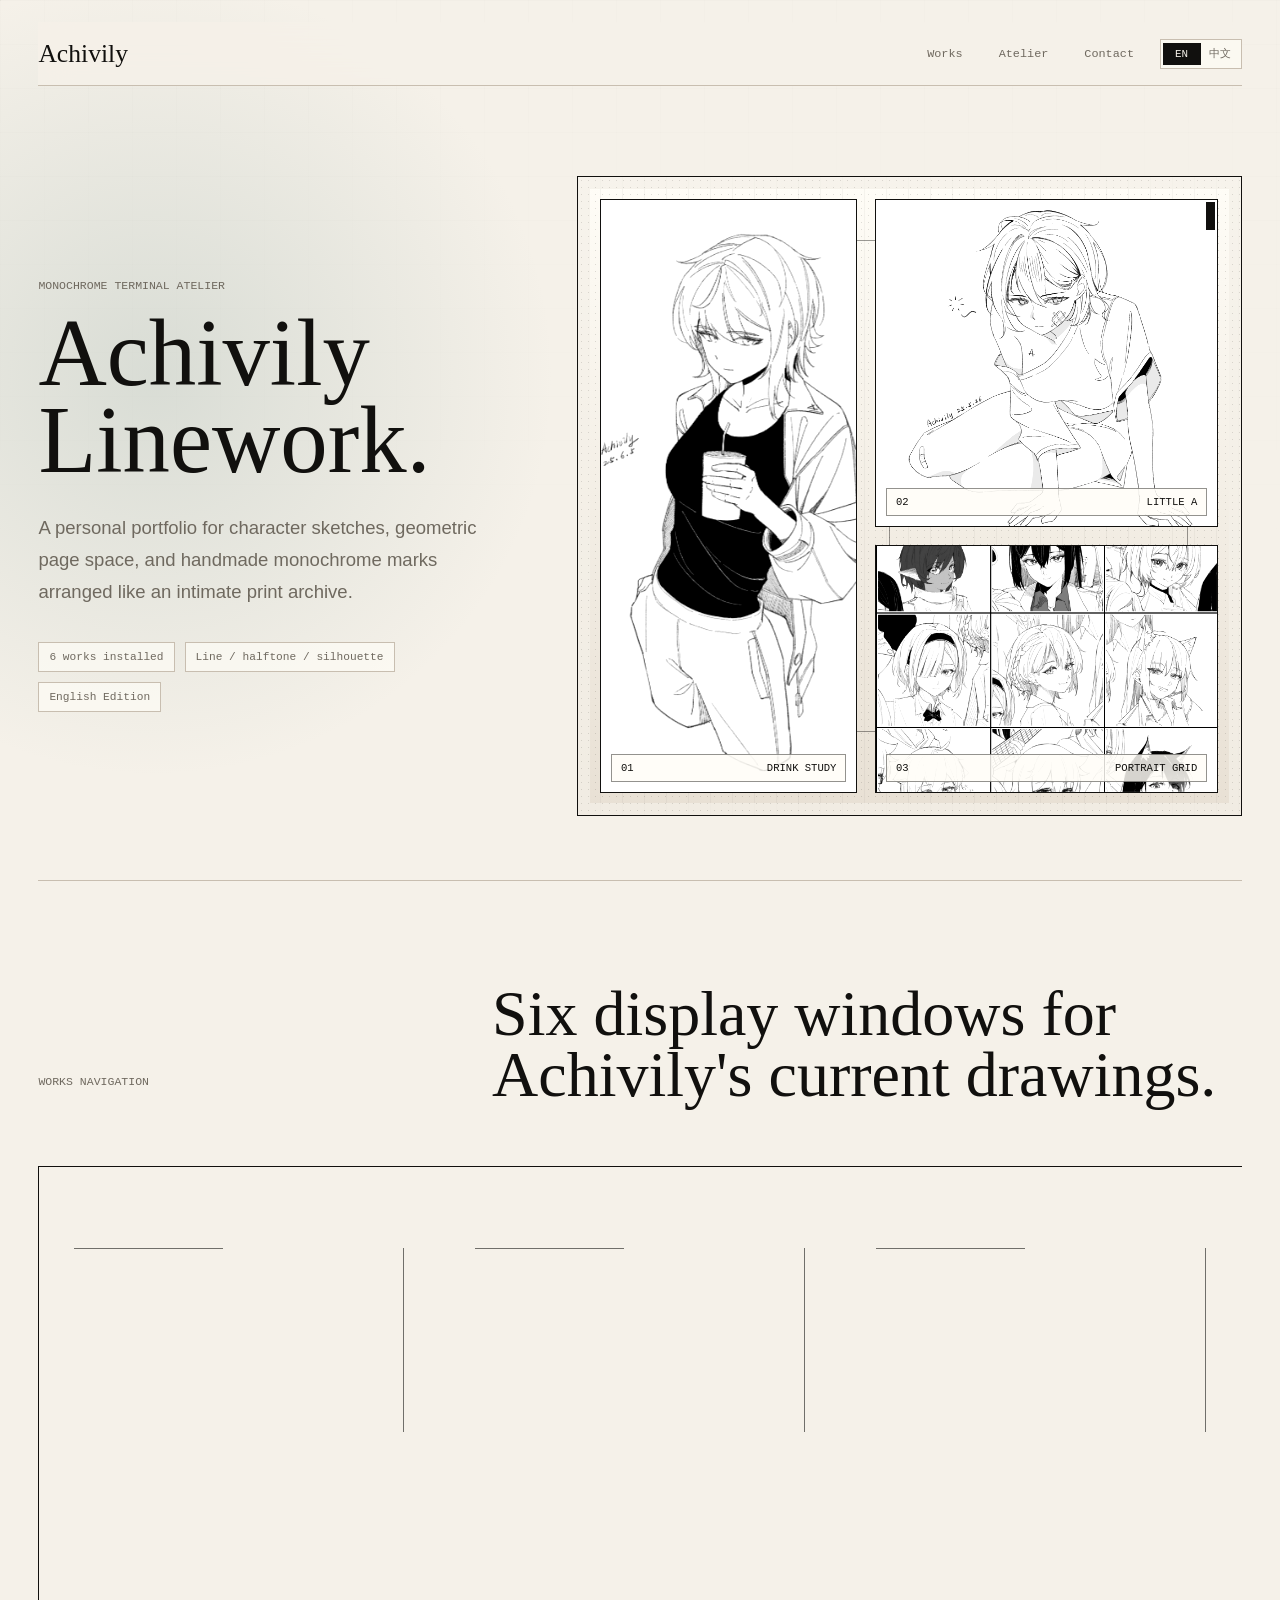
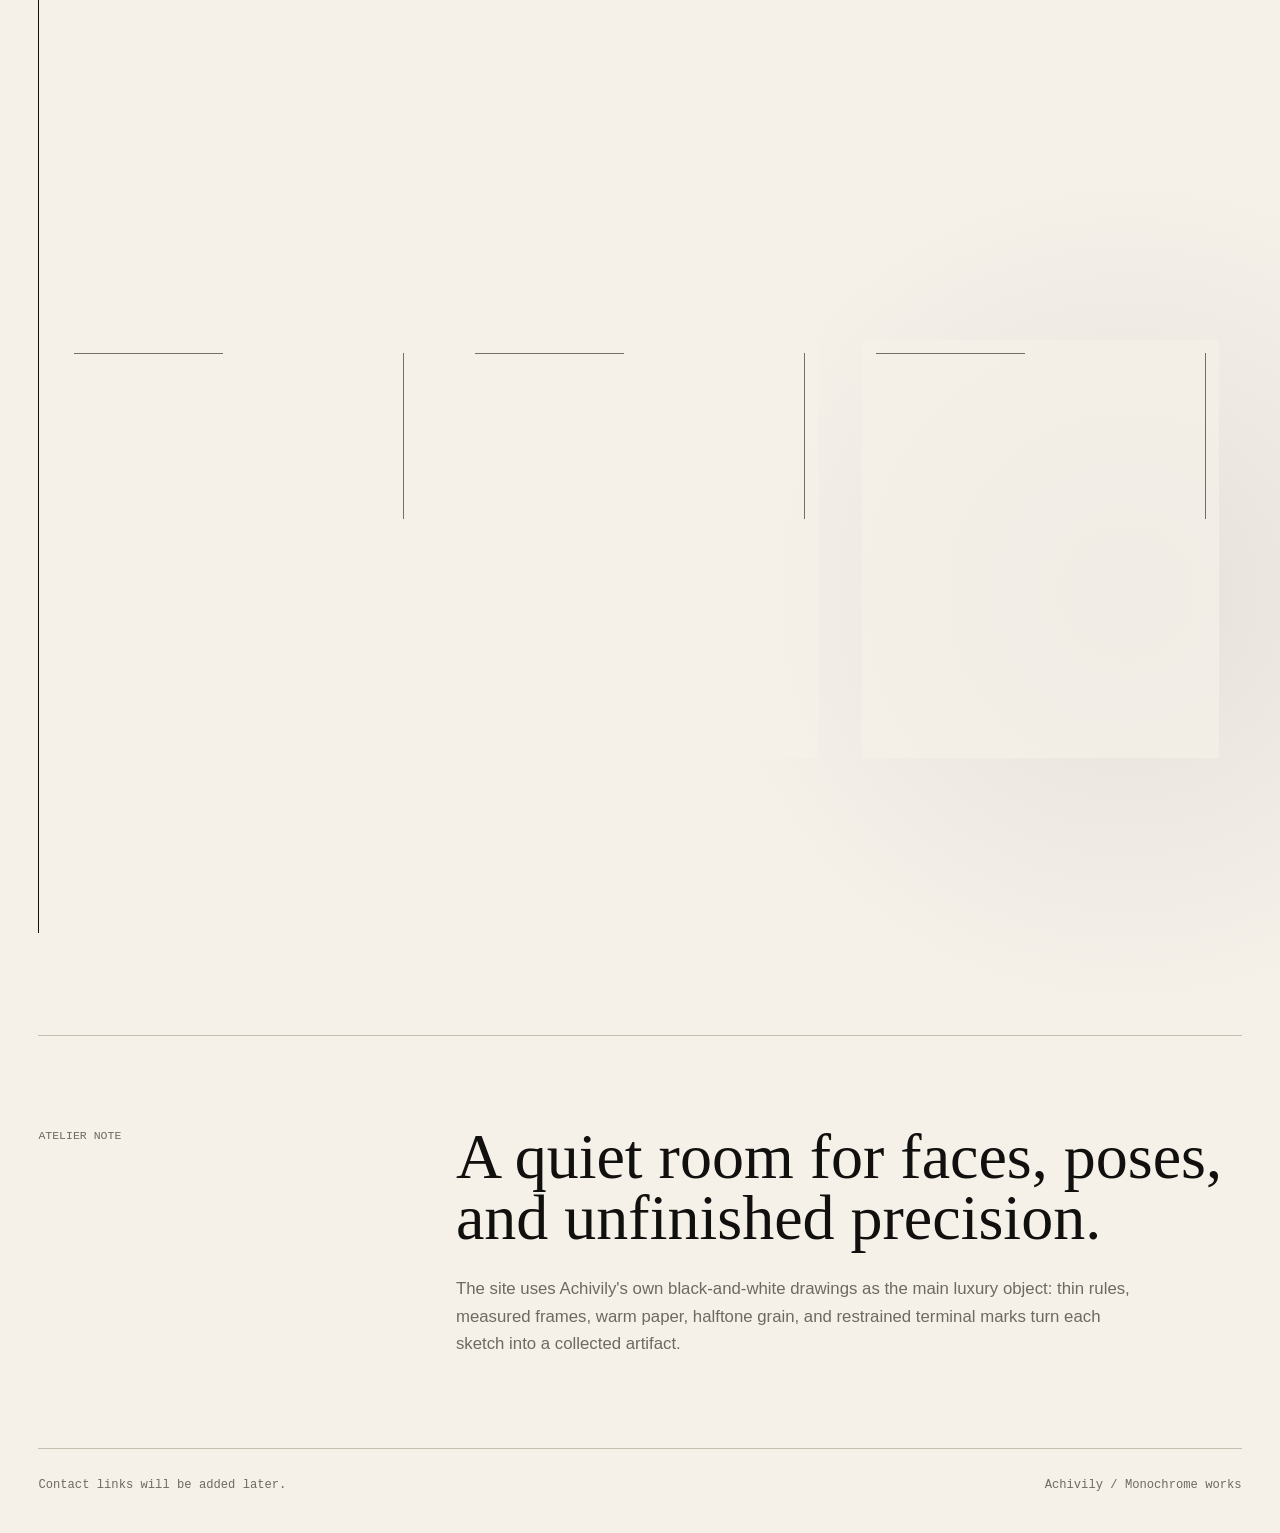
<file: index.html>
<!doctype html>
<html lang="en">
  <head>
    <meta charset="utf-8">
    <meta name="viewport" content="width=device-width, initial-scale=1">
    <title>Achivily | Monochrome Line Art</title>
    <meta name="description" content="A quiet portfolio for Achivily's black-and-white character sketches and monochrome line-art studies.">
    <meta property="og:title" content="Achivily | Monochrome Line Art">
    <meta property="og:description" content="A quiet portfolio for Achivily's black-and-white character sketches and monochrome line-art studies.">
    <meta property="og:image" content="https://achivily.github.io/works/portrait-grid.jpg">
    <meta name="twitter:card" content="summary_large_image">
    <meta name="twitter:title" content="Achivily | Monochrome Line Art">
    <meta name="twitter:description" content="A quiet portfolio for Achivily's black-and-white character sketches and monochrome line-art studies.">
    <meta name="twitter:image" content="https://achivily.github.io/works/portrait-grid.jpg">
    <link rel="icon" href="favicon.svg" type="image/svg+xml">
    <script>
window.ACHIVILY_DEVICE_PAGE = "";
window.ACHIVILY_LANGUAGE = "";
(function () {
  var current = window.ACHIVILY_DEVICE_PAGE;
  var currentLang = window.ACHIVILY_LANGUAGE;
  var path = window.location.pathname.toLowerCase();
  var params = new URLSearchParams(window.location.search);
  var forcedDevice = params.get("view");
  var forcedLang = params.get("lang");

  function chooseDevice() {
    var viewport = Math.min(window.innerWidth || 9999, screen.width || 9999);
    var coarse = window.matchMedia && window.matchMedia("(hover: none) and (pointer: coarse)").matches;
    var narrow = window.matchMedia && window.matchMedia("(max-width: 760px)").matches;
    var uaMobile = /Android|iPhone|iPod|IEMobile|Opera Mini|Mobile/i.test(navigator.userAgent);
    return narrow || viewport <= 760 || (coarse && viewport <= 1024) || (uaMobile && viewport <= 900) ? "mobile" : "desktop";
  }

  function chooseLanguage() {
    if (forcedLang === "zh" || forcedLang === "en") return forcedLang;
    try {
      var saved = window.localStorage.getItem("achivily-language");
      if (saved === "zh" || saved === "en") return saved;
    } catch (error) {}
    var languages = navigator.languages || [navigator.language || ""];
    return languages.some(function (language) { return /^zh/i.test(language); }) ? "zh" : "en";
  }

  function pageFile(device, language) {
    return language === "zh" ? device + "-zh.html" : device + ".html";
  }

  function targetUrl(device, language) {
    var file = pageFile(device, language);
    return file + window.location.search + window.location.hash;
  }

  var device = forcedDevice === "mobile" || forcedDevice === "desktop" ? forcedDevice : chooseDevice();
  var language = currentLang || chooseLanguage();
  if (forcedLang === "zh" || forcedLang === "en") language = forcedLang;
  document.documentElement.dataset.device = device;
  document.documentElement.dataset.language = language;
  if (currentLang) {
    try { window.localStorage.setItem("achivily-language", currentLang); } catch (error) {}
  }

  if (!current) {
    window.location.replace(targetUrl(device, language));
    return;
  }

  if ((current !== device || currentLang !== language) && !path.endsWith("/" + pageFile(device, language))) {
    window.location.replace(targetUrl(device, language));
  }
})();
</script>
  </head>
  <body>
    <noscript>
      <main style="font-family: Georgia, 'Times New Roman', serif; padding: 32px;">
        <h1>Achivily Linework.</h1>
        <p>Choose a version:</p>
        <p><a href="mobile.html">Mobile</a> / <a href="desktop.html">Desktop</a> / <a href="mobile-zh.html">中文</a></p>
      </main>
    </noscript>
  </body>
</html>
</file>
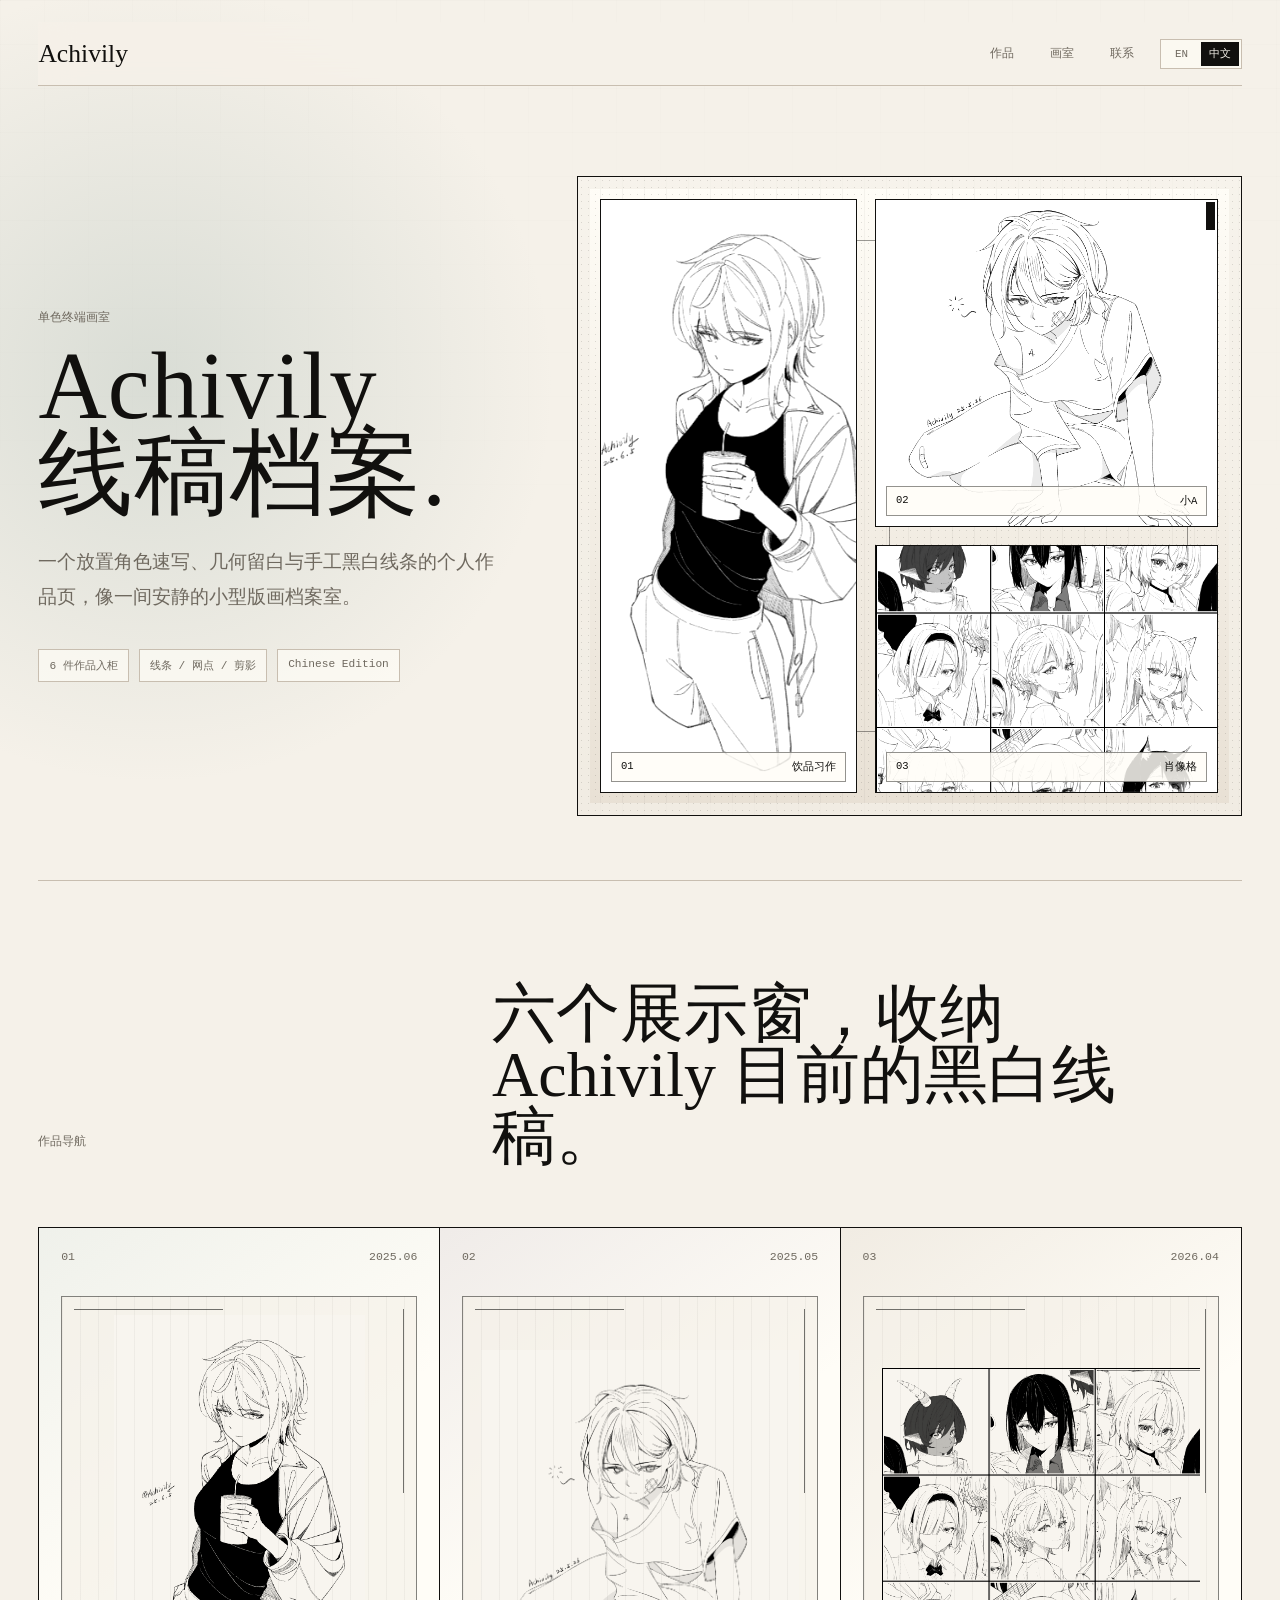
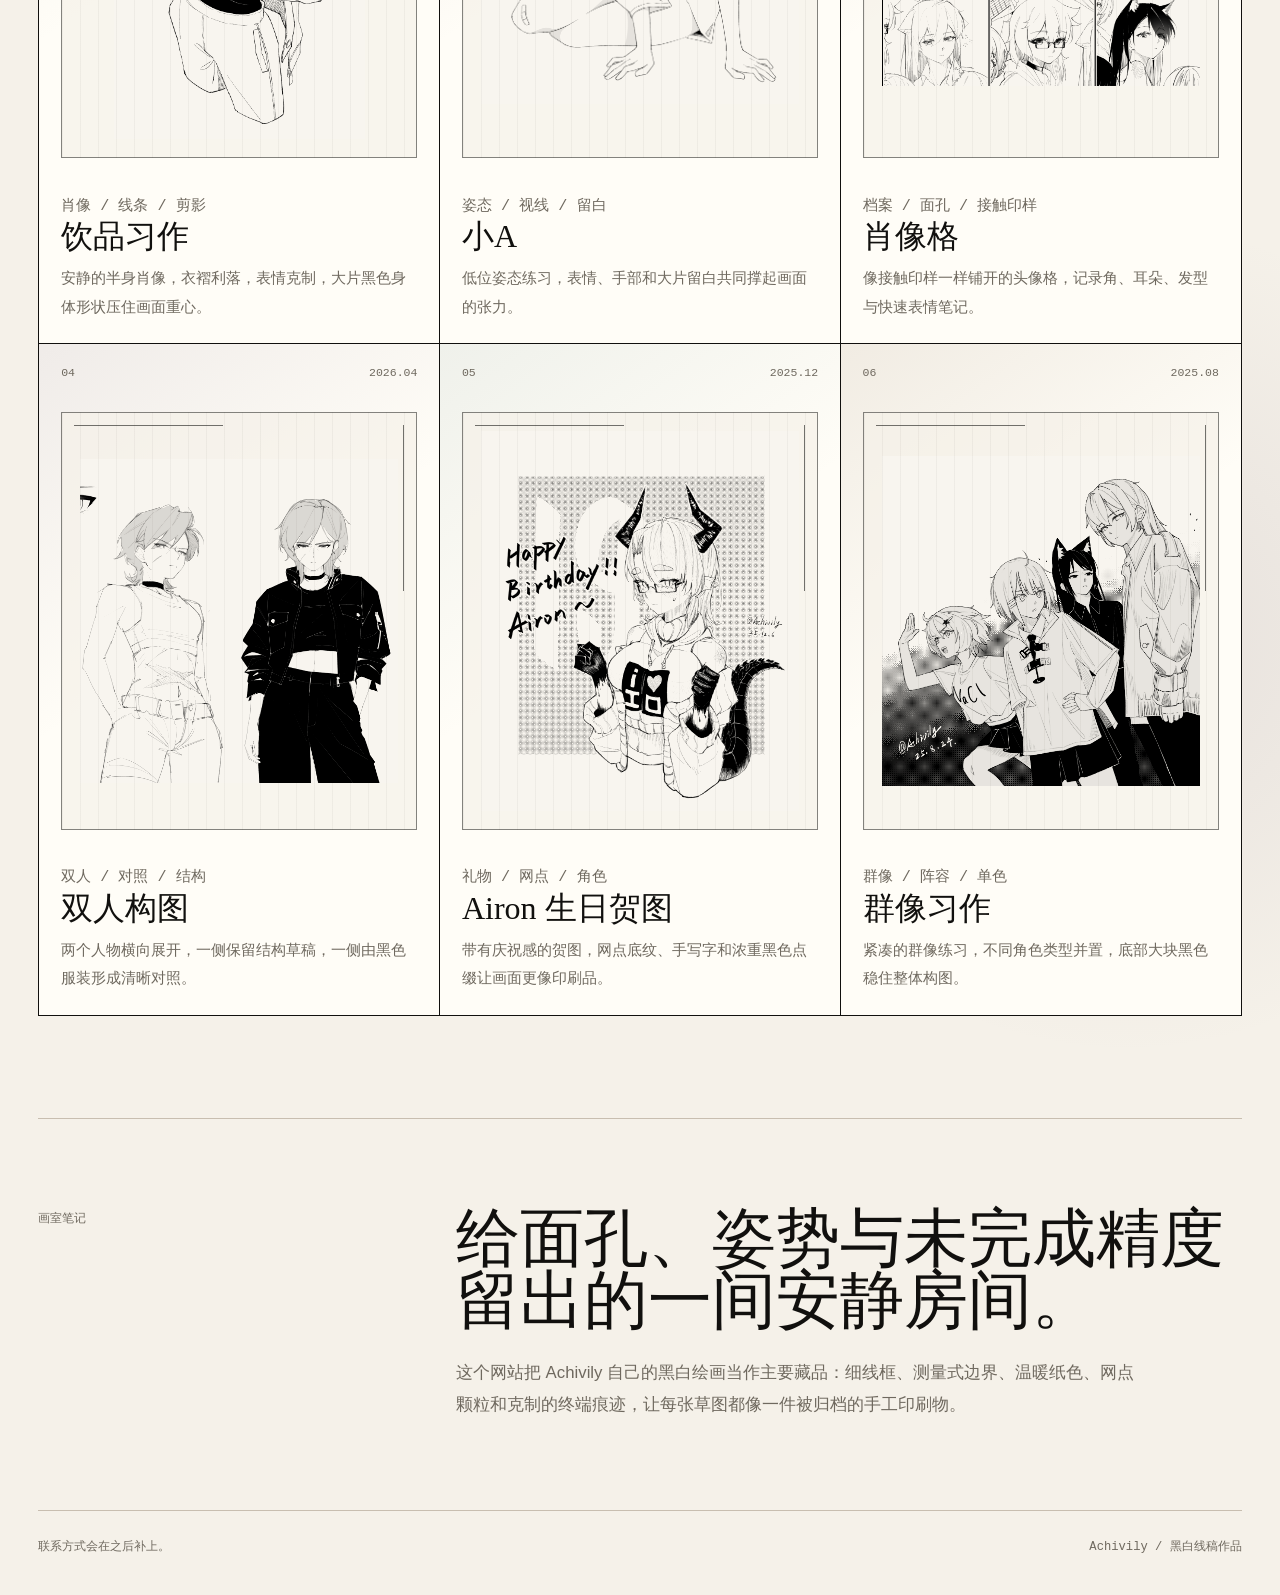
<file: desktop-zh.html>
<!doctype html>
<html lang="zh-CN" data-device="desktop" data-language="zh">
  <head>
    <meta charset="utf-8">
    <meta name="viewport" content="width=device-width, initial-scale=1">
    <title>Achivily | 黑白线稿档案</title>
    <meta name="description" content="Achivily 的黑白线稿、角色速写与单色艺术插画作品集。">
    <meta property="og:title" content="Achivily | 黑白线稿档案">
    <meta property="og:description" content="Achivily 的黑白线稿、角色速写与单色艺术插画作品集。">
    <meta property="og:image" content="https://achivily.github.io/works/portrait-grid.jpg">
    <meta name="twitter:card" content="summary_large_image">
    <meta name="twitter:title" content="Achivily | 黑白线稿档案">
    <meta name="twitter:description" content="Achivily 的黑白线稿、角色速写与单色艺术插画作品集。">
    <meta name="twitter:image" content="https://achivily.github.io/works/portrait-grid.jpg">
    <link rel="icon" href="favicon.svg" type="image/svg+xml">
    <script>
window.ACHIVILY_DEVICE_PAGE = "desktop";
window.ACHIVILY_LANGUAGE = "zh";
(function () {
  var current = window.ACHIVILY_DEVICE_PAGE;
  var currentLang = window.ACHIVILY_LANGUAGE;
  var path = window.location.pathname.toLowerCase();
  var params = new URLSearchParams(window.location.search);
  var forcedDevice = params.get("view");
  var forcedLang = params.get("lang");

  function chooseDevice() {
    var viewport = Math.min(window.innerWidth || 9999, screen.width || 9999);
    var coarse = window.matchMedia && window.matchMedia("(hover: none) and (pointer: coarse)").matches;
    var narrow = window.matchMedia && window.matchMedia("(max-width: 760px)").matches;
    var uaMobile = /Android|iPhone|iPod|IEMobile|Opera Mini|Mobile/i.test(navigator.userAgent);
    return narrow || viewport <= 760 || (coarse && viewport <= 1024) || (uaMobile && viewport <= 900) ? "mobile" : "desktop";
  }

  function chooseLanguage() {
    if (forcedLang === "zh" || forcedLang === "en") return forcedLang;
    try {
      var saved = window.localStorage.getItem("achivily-language");
      if (saved === "zh" || saved === "en") return saved;
    } catch (error) {}
    var languages = navigator.languages || [navigator.language || ""];
    return languages.some(function (language) { return /^zh/i.test(language); }) ? "zh" : "en";
  }

  function pageFile(device, language) {
    return language === "zh" ? device + "-zh.html" : device + ".html";
  }

  function targetUrl(device, language) {
    var file = pageFile(device, language);
    return file + window.location.search + window.location.hash;
  }

  var device = forcedDevice === "mobile" || forcedDevice === "desktop" ? forcedDevice : chooseDevice();
  var language = currentLang || chooseLanguage();
  if (forcedLang === "zh" || forcedLang === "en") language = forcedLang;
  document.documentElement.dataset.device = device;
  document.documentElement.dataset.language = language;
  if (currentLang) {
    try { window.localStorage.setItem("achivily-language", currentLang); } catch (error) {}
  }

  if (!current) {
    window.location.replace(targetUrl(device, language));
    return;
  }

  if ((current !== device || currentLang !== language) && !path.endsWith("/" + pageFile(device, language))) {
    window.location.replace(targetUrl(device, language));
  }
})();
</script>
    <link rel="stylesheet" href="styles.css?v=admin-1787033821713">
  </head>
  <body data-device-page="desktop" data-language="zh">
    <main class="site-shell">
      <header class="topbar" aria-label="Primary">
        <a class="wordmark" href="desktop-zh.html#top" aria-label="Achivily home">Achivily</a>
        <div class="topbar-controls">
          <nav class="nav-links" aria-label="Site sections">
            <a href="desktop-zh.html#works">作品</a>
            <a href="desktop-zh.html#atelier">画室</a>
            <a href="desktop-zh.html#contact">联系</a>
          </nav>
          <div class="language-switch" aria-label="语言">
            <a class="" href="desktop.html" lang="en">EN</a>
            <a class="is-active" href="desktop-zh.html" lang="zh-CN">中文</a>
          </div>
        </div>
      </header>

      <section class="hero" id="top" aria-labelledby="hero-title">
        <div class="hero-copy">
          <p class="eyebrow">单色终端画室</p>
          <h1 id="hero-title"><span class="brand-line">Achivily</span><span>线稿档案.</span></h1>
          <p class="intro">一个放置角色速写、几何留白与手工黑白线条的个人作品页，像一间安静的小型版画档案室。</p>
          <div class="hero-ledger" aria-label="Site details">
            <span>6 件作品入柜</span><span>线条 / 网点 / 剪影</span><span>Chinese Edition</span>
          </div>
        </div>

        <div class="hero-salon" aria-label="Featured Achivily artworks">
          <div class="cabinet-lines" aria-hidden="true"><span></span><span></span><span></span><span></span></div>
          
          <button class="salon-piece salon-piece-1" type="button" data-work-id="01" aria-label="查看 饮品习作 细节">
            <img src="works/drink-study.png" alt="一张手持饮品角色的黑白线稿">
            <span class="salon-caption"><span>01</span>饮品习作</span>
          </button>
          <button class="salon-piece salon-piece-2" type="button" data-work-id="02" aria-label="查看 小A 细节">
            <img src="works/little-a.png" alt="名为小A的坐姿角色黑白线稿">
            <span class="salon-caption"><span>02</span>小A</span>
          </button>
          <button class="salon-piece salon-piece-3" type="button" data-work-id="03" aria-label="查看 肖像格 细节">
            <img src="works/portrait-grid.jpg" alt="由多张角色头像速写组成的黑白网格">
            <span class="salon-caption"><span>03</span>肖像格</span>
          </button>
          <span class="cursor-mark hero-cursor" aria-hidden="true"></span>
        </div>
      </section>

      <section class="works-band" id="works" aria-labelledby="works-title">
        <div class="section-heading">
          <p class="eyebrow">作品导航</p>
          <h2 id="works-title">六个展示窗，收纳 Achivily 目前的黑白线稿。</h2>
        </div>

        <div class="art-grid">
          
          <article class="art-window">
            <div class="window-meta"><span>01</span><span>2025.06</span></div>
            
    <button class="image-chamber" type="button" data-work-id="01" aria-label="查看 饮品习作 细节">
      <img src="works/drink-study.png" alt="一张手持饮品角色的黑白线稿">
      <span class="measure-line measure-top" aria-hidden="true"></span>
      <span class="measure-line measure-side" aria-hidden="true"></span>
    </button>
            <div class="window-copy">
              <p class="tile-companion">肖像 / 线条 / 剪影</p>
              <h3>饮品习作</h3>
              <p>安静的半身肖像，衣褶利落，表情克制，大片黑色身体形状压住画面重心。</p>
            </div>
          </article>
          <article class="art-window">
            <div class="window-meta"><span>02</span><span>2025.05</span></div>
            
    <button class="image-chamber" type="button" data-work-id="02" aria-label="查看 小A 细节">
      <img src="works/little-a.png" alt="名为小A的坐姿角色黑白线稿">
      <span class="measure-line measure-top" aria-hidden="true"></span>
      <span class="measure-line measure-side" aria-hidden="true"></span>
    </button>
            <div class="window-copy">
              <p class="tile-companion">姿态 / 视线 / 留白</p>
              <h3>小A</h3>
              <p>低位姿态练习，表情、手部和大片留白共同撑起画面的张力。</p>
            </div>
          </article>
          <article class="art-window">
            <div class="window-meta"><span>03</span><span>2026.04</span></div>
            
    <button class="image-chamber" type="button" data-work-id="03" aria-label="查看 肖像格 细节">
      <img src="works/portrait-grid.jpg" alt="由多张角色头像速写组成的黑白网格">
      <span class="measure-line measure-top" aria-hidden="true"></span>
      <span class="measure-line measure-side" aria-hidden="true"></span>
    </button>
            <div class="window-copy">
              <p class="tile-companion">档案 / 面孔 / 接触印样</p>
              <h3>肖像格</h3>
              <p>像接触印样一样铺开的头像格，记录角、耳朵、发型与快速表情笔记。</p>
            </div>
          </article>
          <article class="art-window">
            <div class="window-meta"><span>04</span><span>2026.04</span></div>
            
    <button class="image-chamber" type="button" data-work-id="04" aria-label="查看 双人构图 细节">
      <img src="works/dual-figures.jpg" alt="两位站立角色的黑白草图">
      <span class="measure-line measure-top" aria-hidden="true"></span>
      <span class="measure-line measure-side" aria-hidden="true"></span>
    </button>
            <div class="window-copy">
              <p class="tile-companion">双人 / 对照 / 结构</p>
              <h3>双人构图</h3>
              <p>两个人物横向展开，一侧保留结构草稿，一侧由黑色服装形成清晰对照。</p>
            </div>
          </article>
          <article class="art-window">
            <div class="window-meta"><span>05</span><span>2025.12</span></div>
            
    <button class="image-chamber" type="button" data-work-id="05" aria-label="查看 Airon 生日贺图 细节">
      <img src="works/birthday-airon.jpg" alt="一张角角色手持杯子的黑白生日贺图">
      <span class="measure-line measure-top" aria-hidden="true"></span>
      <span class="measure-line measure-side" aria-hidden="true"></span>
    </button>
            <div class="window-copy">
              <p class="tile-companion">礼物 / 网点 / 角色</p>
              <h3>Airon 生日贺图</h3>
              <p>带有庆祝感的贺图，网点底纹、手写字和浓重黑色点缀让画面更像印刷品。</p>
            </div>
          </article>
          <article class="art-window">
            <div class="window-meta"><span>06</span><span>2025.08</span></div>
            
    <button class="image-chamber" type="button" data-work-id="06" aria-label="查看 群像习作 细节">
      <img src="works/group-study.jpg" alt="多位角色组成的黑白群像插画">
      <span class="measure-line measure-top" aria-hidden="true"></span>
      <span class="measure-line measure-side" aria-hidden="true"></span>
    </button>
            <div class="window-copy">
              <p class="tile-companion">群像 / 阵容 / 单色</p>
              <h3>群像习作</h3>
              <p>紧凑的群像练习，不同角色类型并置，底部大块黑色稳住整体构图。</p>
            </div>
          </article>
        </div>
      </section>

      <section class="statement-band" id="atelier" aria-labelledby="statement-title">
        <p class="eyebrow">画室笔记</p>
        <div>
          <h2 id="statement-title">给面孔、姿势与未完成精度留出的一间安静房间。</h2>
          <p>这个网站把 Achivily 自己的黑白绘画当作主要藏品：细线框、测量式边界、温暖纸色、网点颗粒和克制的终端痕迹，让每张草图都像一件被归档的手工印刷物。</p>
        </div>
      </section>

      <footer class="footer" id="contact">
        <span>联系方式会在之后补上。</span>
        <span>Achivily / 黑白线稿作品</span>
      </footer>
    </main>

    <div class="lightbox" hidden>
      <section class="lightbox-panel" role="dialog" aria-modal="true" aria-labelledby="lightbox-title">
        <div class="lightbox-meta"><span data-lightbox-id></span><span data-lightbox-date></span></div>
        <div class="lightbox-image-wrap"><img data-lightbox-image alt=""></div>
        <div class="lightbox-copy">
          <p class="tile-companion" data-lightbox-mood></p>
          <h2 id="lightbox-title" data-lightbox-title></h2>
          <p data-lightbox-note></p>
        </div>
      </section>
    </div>
    <script>window.ACHIVILY_WORKS = [{"id":"01","title":"饮品习作","titleZh":"饮品习作","date":"2025.06","image":"works/drink-study.png","alt":"一张手持饮品角色的黑白线稿","altZh":"一张手持饮品角色的黑白线稿","note":"安静的半身肖像，衣褶利落，表情克制，大片黑色身体形状压住画面重心。","noteZh":"安静的半身肖像，衣褶利落，表情克制，大片黑色身体形状压住画面重心。","mood":"肖像 / 线条 / 剪影","moodZh":"肖像 / 线条 / 剪影"},{"id":"02","title":"小A","titleZh":"小A","date":"2025.05","image":"works/little-a.png","alt":"名为小A的坐姿角色黑白线稿","altZh":"名为小A的坐姿角色黑白线稿","note":"低位姿态练习，表情、手部和大片留白共同撑起画面的张力。","noteZh":"低位姿态练习，表情、手部和大片留白共同撑起画面的张力。","mood":"姿态 / 视线 / 留白","moodZh":"姿态 / 视线 / 留白"},{"id":"03","title":"肖像格","titleZh":"肖像格","date":"2026.04","image":"works/portrait-grid.jpg","alt":"由多张角色头像速写组成的黑白网格","altZh":"由多张角色头像速写组成的黑白网格","note":"像接触印样一样铺开的头像格，记录角、耳朵、发型与快速表情笔记。","noteZh":"像接触印样一样铺开的头像格，记录角、耳朵、发型与快速表情笔记。","mood":"档案 / 面孔 / 接触印样","moodZh":"档案 / 面孔 / 接触印样"},{"id":"04","title":"双人构图","titleZh":"双人构图","date":"2026.04","image":"works/dual-figures.jpg","alt":"两位站立角色的黑白草图","altZh":"两位站立角色的黑白草图","note":"两个人物横向展开，一侧保留结构草稿，一侧由黑色服装形成清晰对照。","noteZh":"两个人物横向展开，一侧保留结构草稿，一侧由黑色服装形成清晰对照。","mood":"双人 / 对照 / 结构","moodZh":"双人 / 对照 / 结构"},{"id":"05","title":"Airon 生日贺图","titleZh":"Airon 生日贺图","date":"2025.12","image":"works/birthday-airon.jpg","alt":"一张角角色手持杯子的黑白生日贺图","altZh":"一张角角色手持杯子的黑白生日贺图","note":"带有庆祝感的贺图，网点底纹、手写字和浓重黑色点缀让画面更像印刷品。","noteZh":"带有庆祝感的贺图，网点底纹、手写字和浓重黑色点缀让画面更像印刷品。","mood":"礼物 / 网点 / 角色","moodZh":"礼物 / 网点 / 角色"},{"id":"06","title":"群像习作","titleZh":"群像习作","date":"2025.08","image":"works/group-study.jpg","alt":"多位角色组成的黑白群像插画","altZh":"多位角色组成的黑白群像插画","note":"紧凑的群像练习，不同角色类型并置，底部大块黑色稳住整体构图。","noteZh":"紧凑的群像练习，不同角色类型并置，底部大块黑色稳住整体构图。","mood":"群像 / 阵容 / 单色","moodZh":"群像 / 阵容 / 单色"}];</script>
    <script src="script.js?v=admin-1787033821713"></script>
  </body>
</html>
</file>
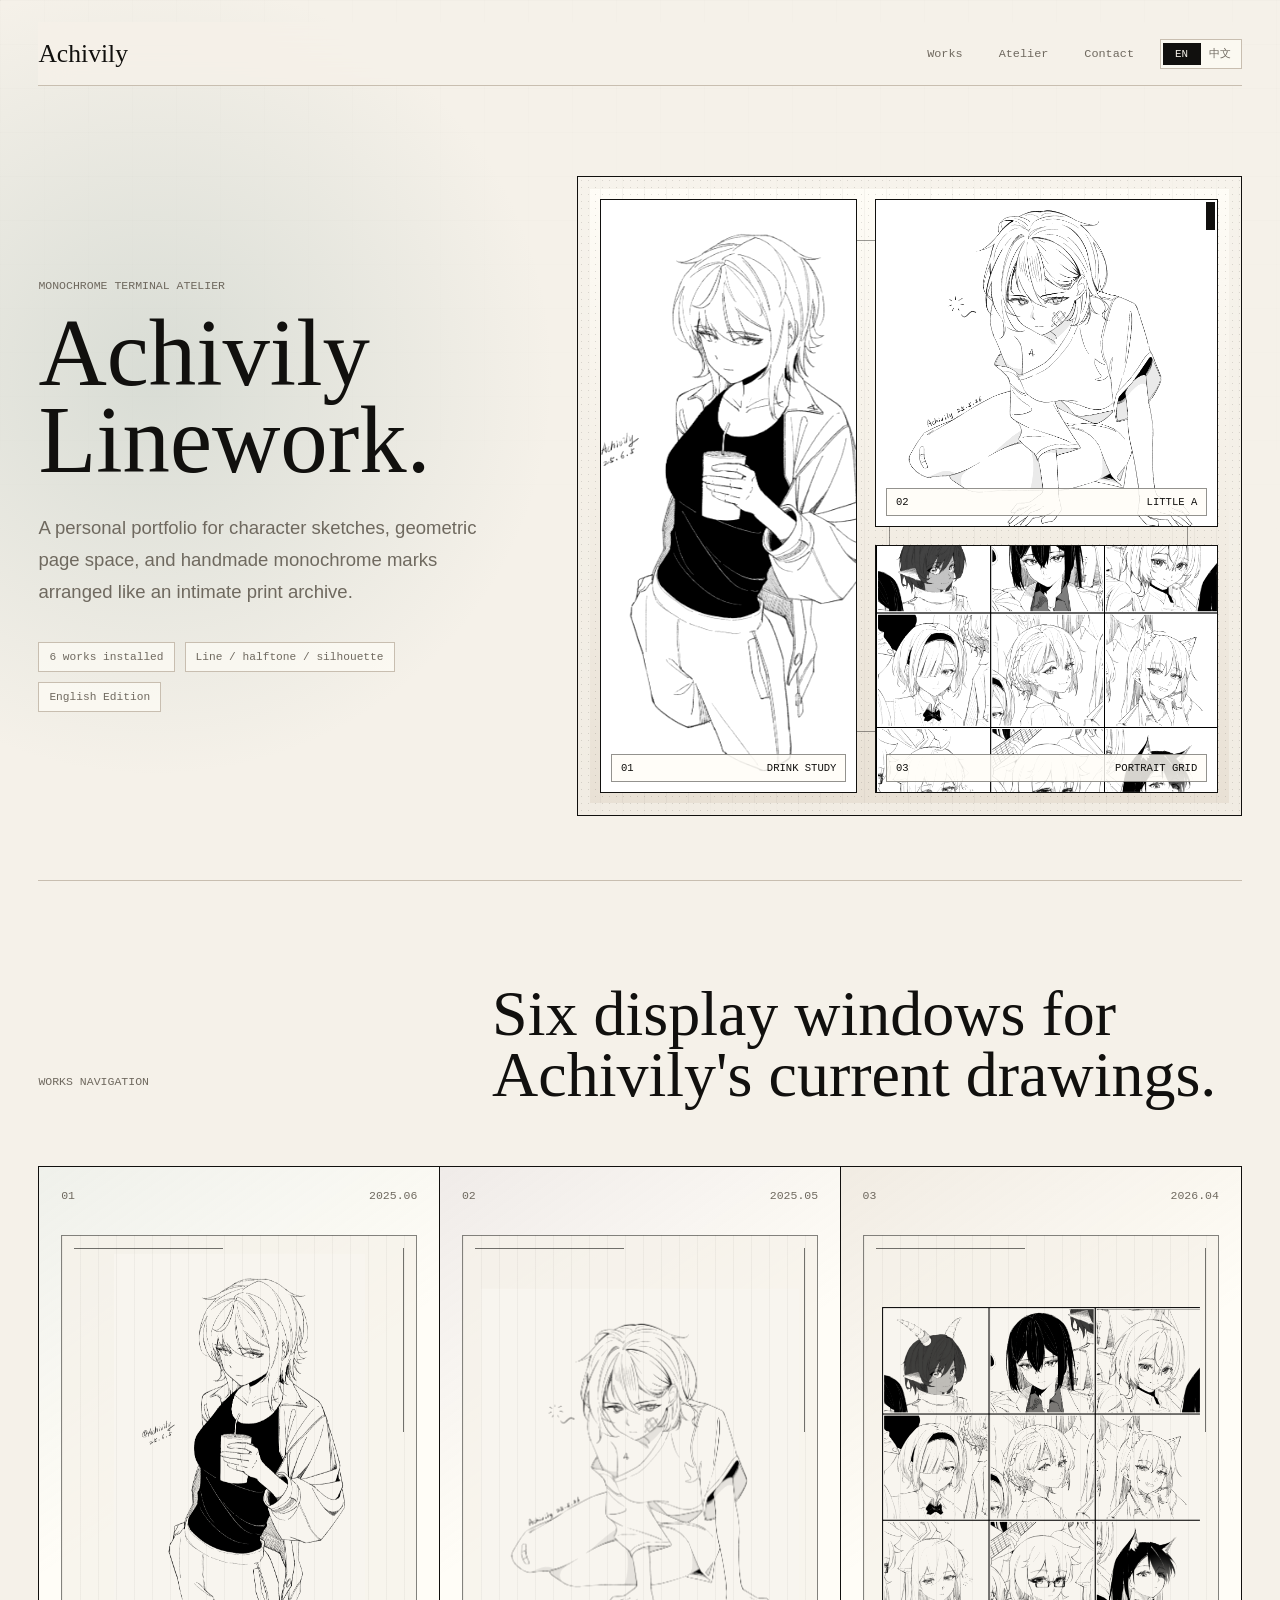
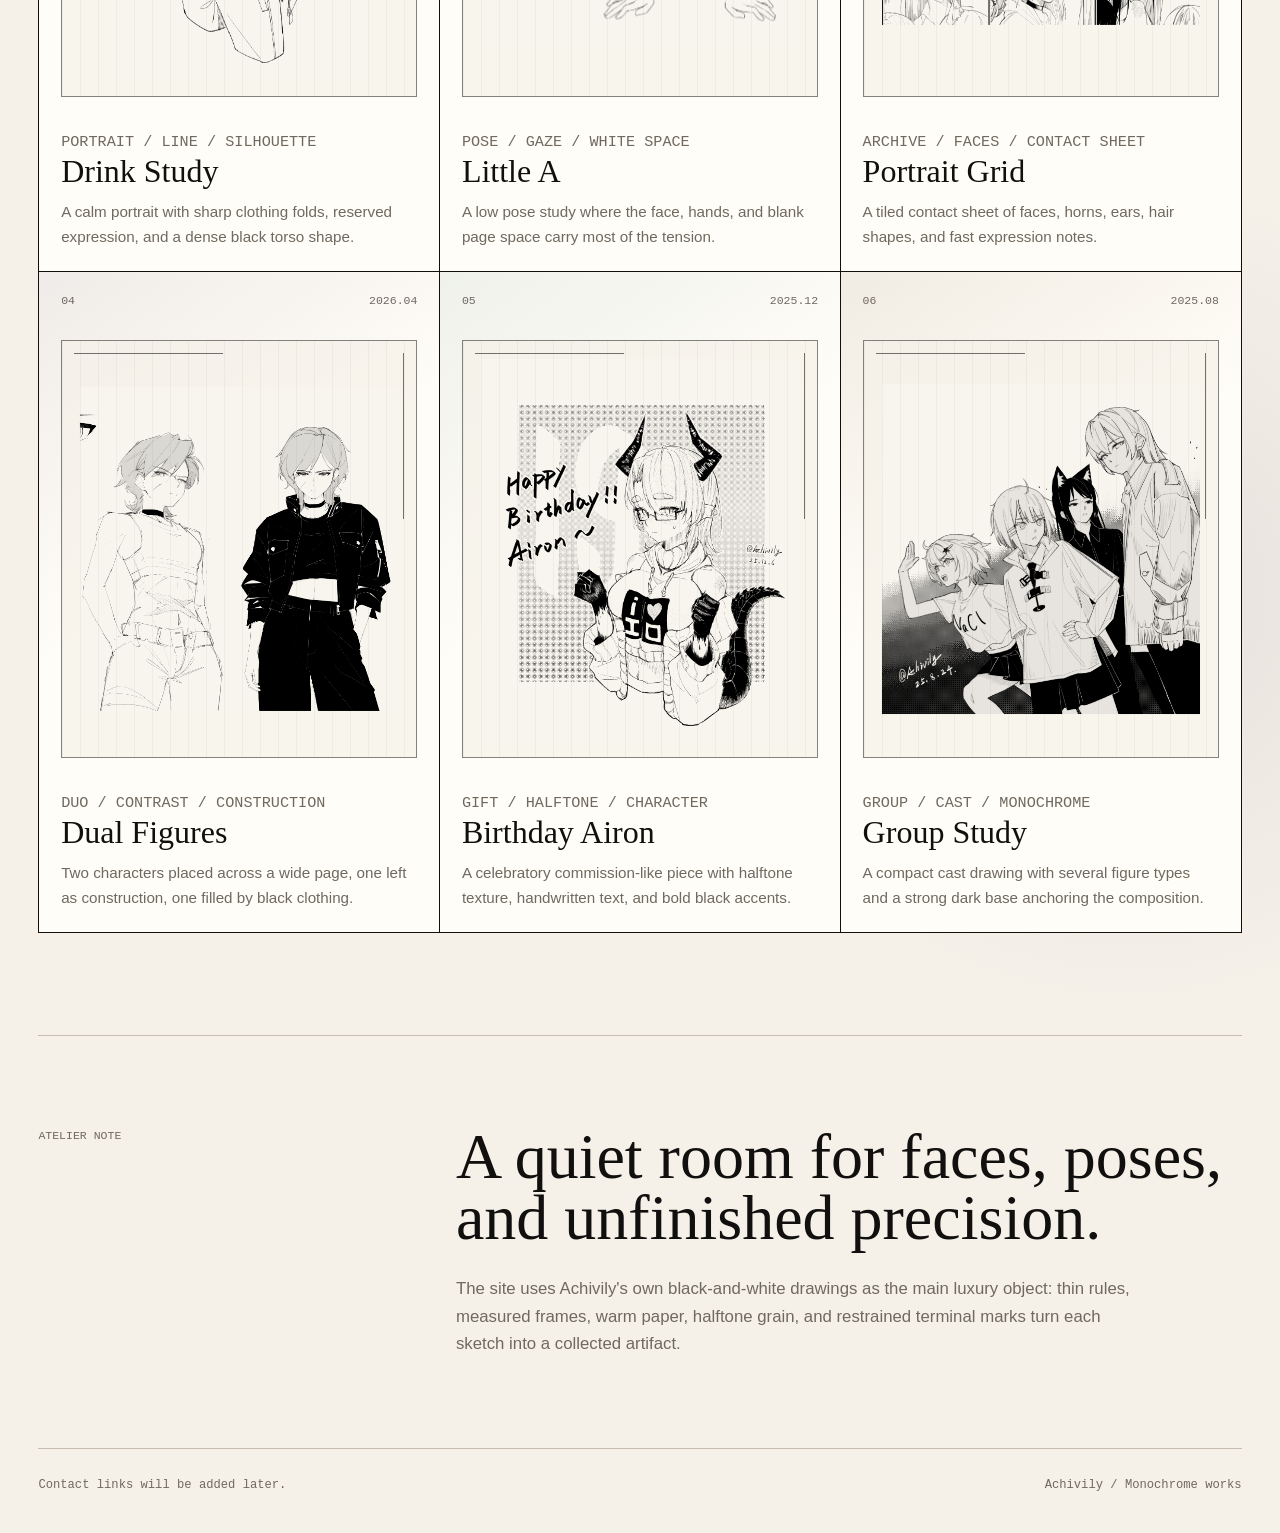
<file: desktop.html>
<!doctype html>
<html lang="en" data-device="desktop" data-language="en">
  <head>
    <meta charset="utf-8">
    <meta name="viewport" content="width=device-width, initial-scale=1">
    <title>Achivily | Monochrome Line Art</title>
    <meta name="description" content="A quiet portfolio for Achivily's black-and-white character sketches and monochrome line-art studies.">
    <meta property="og:title" content="Achivily | Monochrome Line Art">
    <meta property="og:description" content="A quiet portfolio for Achivily's black-and-white character sketches and monochrome line-art studies.">
    <meta property="og:image" content="https://achivily.github.io/works/portrait-grid.jpg">
    <meta name="twitter:card" content="summary_large_image">
    <meta name="twitter:title" content="Achivily | Monochrome Line Art">
    <meta name="twitter:description" content="A quiet portfolio for Achivily's black-and-white character sketches and monochrome line-art studies.">
    <meta name="twitter:image" content="https://achivily.github.io/works/portrait-grid.jpg">
    <link rel="icon" href="favicon.svg" type="image/svg+xml">
    <script>
window.ACHIVILY_DEVICE_PAGE = "desktop";
window.ACHIVILY_LANGUAGE = "en";
(function () {
  var current = window.ACHIVILY_DEVICE_PAGE;
  var currentLang = window.ACHIVILY_LANGUAGE;
  var path = window.location.pathname.toLowerCase();
  var params = new URLSearchParams(window.location.search);
  var forcedDevice = params.get("view");
  var forcedLang = params.get("lang");

  function chooseDevice() {
    var viewport = Math.min(window.innerWidth || 9999, screen.width || 9999);
    var coarse = window.matchMedia && window.matchMedia("(hover: none) and (pointer: coarse)").matches;
    var narrow = window.matchMedia && window.matchMedia("(max-width: 760px)").matches;
    var uaMobile = /Android|iPhone|iPod|IEMobile|Opera Mini|Mobile/i.test(navigator.userAgent);
    return narrow || viewport <= 760 || (coarse && viewport <= 1024) || (uaMobile && viewport <= 900) ? "mobile" : "desktop";
  }

  function chooseLanguage() {
    if (forcedLang === "zh" || forcedLang === "en") return forcedLang;
    try {
      var saved = window.localStorage.getItem("achivily-language");
      if (saved === "zh" || saved === "en") return saved;
    } catch (error) {}
    var languages = navigator.languages || [navigator.language || ""];
    return languages.some(function (language) { return /^zh/i.test(language); }) ? "zh" : "en";
  }

  function pageFile(device, language) {
    return language === "zh" ? device + "-zh.html" : device + ".html";
  }

  function targetUrl(device, language) {
    var file = pageFile(device, language);
    return file + window.location.search + window.location.hash;
  }

  var device = forcedDevice === "mobile" || forcedDevice === "desktop" ? forcedDevice : chooseDevice();
  var language = currentLang || chooseLanguage();
  if (forcedLang === "zh" || forcedLang === "en") language = forcedLang;
  document.documentElement.dataset.device = device;
  document.documentElement.dataset.language = language;
  if (currentLang) {
    try { window.localStorage.setItem("achivily-language", currentLang); } catch (error) {}
  }

  if (!current) {
    window.location.replace(targetUrl(device, language));
    return;
  }

  if ((current !== device || currentLang !== language) && !path.endsWith("/" + pageFile(device, language))) {
    window.location.replace(targetUrl(device, language));
  }
})();
</script>
    <link rel="stylesheet" href="styles.css?v=admin-1787033821713">
  </head>
  <body data-device-page="desktop" data-language="en">
    <main class="site-shell">
      <header class="topbar" aria-label="Primary">
        <a class="wordmark" href="desktop.html#top" aria-label="Achivily home">Achivily</a>
        <div class="topbar-controls">
          <nav class="nav-links" aria-label="Site sections">
            <a href="desktop.html#works">Works</a>
            <a href="desktop.html#atelier">Atelier</a>
            <a href="desktop.html#contact">Contact</a>
          </nav>
          <div class="language-switch" aria-label="Language">
            <a class="is-active" href="desktop.html" lang="en">EN</a>
            <a class="" href="desktop-zh.html" lang="zh-CN">中文</a>
          </div>
        </div>
      </header>

      <section class="hero" id="top" aria-labelledby="hero-title">
        <div class="hero-copy">
          <p class="eyebrow">Monochrome Terminal Atelier</p>
          <h1 id="hero-title"><span class="brand-line">Achivily</span><span>Linework.</span></h1>
          <p class="intro">A personal portfolio for character sketches, geometric page space, and handmade monochrome marks arranged like an intimate print archive.</p>
          <div class="hero-ledger" aria-label="Site details">
            <span>6 works installed</span><span>Line / halftone / silhouette</span><span>English Edition</span>
          </div>
        </div>

        <div class="hero-salon" aria-label="Featured Achivily artworks">
          <div class="cabinet-lines" aria-hidden="true"><span></span><span></span><span></span><span></span></div>
          
          <button class="salon-piece salon-piece-1" type="button" data-work-id="01" aria-label="View Drink Study in detail">
            <img src="works/drink-study.png" alt="Black-and-white line drawing of a character holding a drink">
            <span class="salon-caption"><span>01</span>Drink Study</span>
          </button>
          <button class="salon-piece salon-piece-2" type="button" data-work-id="02" aria-label="View Little A in detail">
            <img src="works/little-a.png" alt="Black-and-white line drawing of a seated character named Little A">
            <span class="salon-caption"><span>02</span>Little A</span>
          </button>
          <button class="salon-piece salon-piece-3" type="button" data-work-id="03" aria-label="View Portrait Grid in detail">
            <img src="works/portrait-grid.jpg" alt="A black-and-white grid of character portrait sketches">
            <span class="salon-caption"><span>03</span>Portrait Grid</span>
          </button>
          <span class="cursor-mark hero-cursor" aria-hidden="true"></span>
        </div>
      </section>

      <section class="works-band" id="works" aria-labelledby="works-title">
        <div class="section-heading">
          <p class="eyebrow">Works navigation</p>
          <h2 id="works-title">Six display windows for Achivily's current drawings.</h2>
        </div>

        <div class="art-grid">
          
          <article class="art-window">
            <div class="window-meta"><span>01</span><span>2025.06</span></div>
            
    <button class="image-chamber" type="button" data-work-id="01" aria-label="View Drink Study in detail">
      <img src="works/drink-study.png" alt="Black-and-white line drawing of a character holding a drink">
      <span class="measure-line measure-top" aria-hidden="true"></span>
      <span class="measure-line measure-side" aria-hidden="true"></span>
    </button>
            <div class="window-copy">
              <p class="tile-companion">portrait / line / silhouette</p>
              <h3>Drink Study</h3>
              <p>A calm portrait with sharp clothing folds, reserved expression, and a dense black torso shape.</p>
            </div>
          </article>
          <article class="art-window">
            <div class="window-meta"><span>02</span><span>2025.05</span></div>
            
    <button class="image-chamber" type="button" data-work-id="02" aria-label="View Little A in detail">
      <img src="works/little-a.png" alt="Black-and-white line drawing of a seated character named Little A">
      <span class="measure-line measure-top" aria-hidden="true"></span>
      <span class="measure-line measure-side" aria-hidden="true"></span>
    </button>
            <div class="window-copy">
              <p class="tile-companion">pose / gaze / white space</p>
              <h3>Little A</h3>
              <p>A low pose study where the face, hands, and blank page space carry most of the tension.</p>
            </div>
          </article>
          <article class="art-window">
            <div class="window-meta"><span>03</span><span>2026.04</span></div>
            
    <button class="image-chamber" type="button" data-work-id="03" aria-label="View Portrait Grid in detail">
      <img src="works/portrait-grid.jpg" alt="A black-and-white grid of character portrait sketches">
      <span class="measure-line measure-top" aria-hidden="true"></span>
      <span class="measure-line measure-side" aria-hidden="true"></span>
    </button>
            <div class="window-copy">
              <p class="tile-companion">archive / faces / contact sheet</p>
              <h3>Portrait Grid</h3>
              <p>A tiled contact sheet of faces, horns, ears, hair shapes, and fast expression notes.</p>
            </div>
          </article>
          <article class="art-window">
            <div class="window-meta"><span>04</span><span>2026.04</span></div>
            
    <button class="image-chamber" type="button" data-work-id="04" aria-label="View Dual Figures in detail">
      <img src="works/dual-figures.jpg" alt="Black-and-white sketch of two standing characters">
      <span class="measure-line measure-top" aria-hidden="true"></span>
      <span class="measure-line measure-side" aria-hidden="true"></span>
    </button>
            <div class="window-copy">
              <p class="tile-companion">duo / contrast / construction</p>
              <h3>Dual Figures</h3>
              <p>Two characters placed across a wide page, one left as construction, one filled by black clothing.</p>
            </div>
          </article>
          <article class="art-window">
            <div class="window-meta"><span>05</span><span>2025.12</span></div>
            
    <button class="image-chamber" type="button" data-work-id="05" aria-label="View Birthday Airon in detail">
      <img src="works/birthday-airon.jpg" alt="Black-and-white birthday illustration of a horned character holding a mug">
      <span class="measure-line measure-top" aria-hidden="true"></span>
      <span class="measure-line measure-side" aria-hidden="true"></span>
    </button>
            <div class="window-copy">
              <p class="tile-companion">gift / halftone / character</p>
              <h3>Birthday Airon</h3>
              <p>A celebratory commission-like piece with halftone texture, handwritten text, and bold black accents.</p>
            </div>
          </article>
          <article class="art-window">
            <div class="window-meta"><span>06</span><span>2025.08</span></div>
            
    <button class="image-chamber" type="button" data-work-id="06" aria-label="View Group Study in detail">
      <img src="works/group-study.jpg" alt="Black-and-white group character illustration">
      <span class="measure-line measure-top" aria-hidden="true"></span>
      <span class="measure-line measure-side" aria-hidden="true"></span>
    </button>
            <div class="window-copy">
              <p class="tile-companion">group / cast / monochrome</p>
              <h3>Group Study</h3>
              <p>A compact cast drawing with several figure types and a strong dark base anchoring the composition.</p>
            </div>
          </article>
        </div>
      </section>

      <section class="statement-band" id="atelier" aria-labelledby="statement-title">
        <p class="eyebrow">Atelier note</p>
        <div>
          <h2 id="statement-title">A quiet room for faces, poses, and unfinished precision.</h2>
          <p>The site uses Achivily's own black-and-white drawings as the main luxury object: thin rules, measured frames, warm paper, halftone grain, and restrained terminal marks turn each sketch into a collected artifact.</p>
        </div>
      </section>

      <footer class="footer" id="contact">
        <span>Contact links will be added later.</span>
        <span>Achivily / Monochrome works</span>
      </footer>
    </main>

    <div class="lightbox" hidden>
      <section class="lightbox-panel" role="dialog" aria-modal="true" aria-labelledby="lightbox-title">
        <div class="lightbox-meta"><span data-lightbox-id></span><span data-lightbox-date></span></div>
        <div class="lightbox-image-wrap"><img data-lightbox-image alt=""></div>
        <div class="lightbox-copy">
          <p class="tile-companion" data-lightbox-mood></p>
          <h2 id="lightbox-title" data-lightbox-title></h2>
          <p data-lightbox-note></p>
        </div>
      </section>
    </div>
    <script>window.ACHIVILY_WORKS = [{"id":"01","title":"Drink Study","titleZh":"饮品习作","date":"2025.06","image":"works/drink-study.png","alt":"Black-and-white line drawing of a character holding a drink","altZh":"一张手持饮品角色的黑白线稿","note":"A calm portrait with sharp clothing folds, reserved expression, and a dense black torso shape.","noteZh":"安静的半身肖像，衣褶利落，表情克制，大片黑色身体形状压住画面重心。","mood":"portrait / line / silhouette","moodZh":"肖像 / 线条 / 剪影"},{"id":"02","title":"Little A","titleZh":"小A","date":"2025.05","image":"works/little-a.png","alt":"Black-and-white line drawing of a seated character named Little A","altZh":"名为小A的坐姿角色黑白线稿","note":"A low pose study where the face, hands, and blank page space carry most of the tension.","noteZh":"低位姿态练习，表情、手部和大片留白共同撑起画面的张力。","mood":"pose / gaze / white space","moodZh":"姿态 / 视线 / 留白"},{"id":"03","title":"Portrait Grid","titleZh":"肖像格","date":"2026.04","image":"works/portrait-grid.jpg","alt":"A black-and-white grid of character portrait sketches","altZh":"由多张角色头像速写组成的黑白网格","note":"A tiled contact sheet of faces, horns, ears, hair shapes, and fast expression notes.","noteZh":"像接触印样一样铺开的头像格，记录角、耳朵、发型与快速表情笔记。","mood":"archive / faces / contact sheet","moodZh":"档案 / 面孔 / 接触印样"},{"id":"04","title":"Dual Figures","titleZh":"双人构图","date":"2026.04","image":"works/dual-figures.jpg","alt":"Black-and-white sketch of two standing characters","altZh":"两位站立角色的黑白草图","note":"Two characters placed across a wide page, one left as construction, one filled by black clothing.","noteZh":"两个人物横向展开，一侧保留结构草稿，一侧由黑色服装形成清晰对照。","mood":"duo / contrast / construction","moodZh":"双人 / 对照 / 结构"},{"id":"05","title":"Birthday Airon","titleZh":"Airon 生日贺图","date":"2025.12","image":"works/birthday-airon.jpg","alt":"Black-and-white birthday illustration of a horned character holding a mug","altZh":"一张角角色手持杯子的黑白生日贺图","note":"A celebratory commission-like piece with halftone texture, handwritten text, and bold black accents.","noteZh":"带有庆祝感的贺图，网点底纹、手写字和浓重黑色点缀让画面更像印刷品。","mood":"gift / halftone / character","moodZh":"礼物 / 网点 / 角色"},{"id":"06","title":"Group Study","titleZh":"群像习作","date":"2025.08","image":"works/group-study.jpg","alt":"Black-and-white group character illustration","altZh":"多位角色组成的黑白群像插画","note":"A compact cast drawing with several figure types and a strong dark base anchoring the composition.","noteZh":"紧凑的群像练习，不同角色类型并置，底部大块黑色稳住整体构图。","mood":"group / cast / monochrome","moodZh":"群像 / 阵容 / 单色"}];</script>
    <script src="script.js?v=admin-1787033821713"></script>
  </body>
</html>
</file>
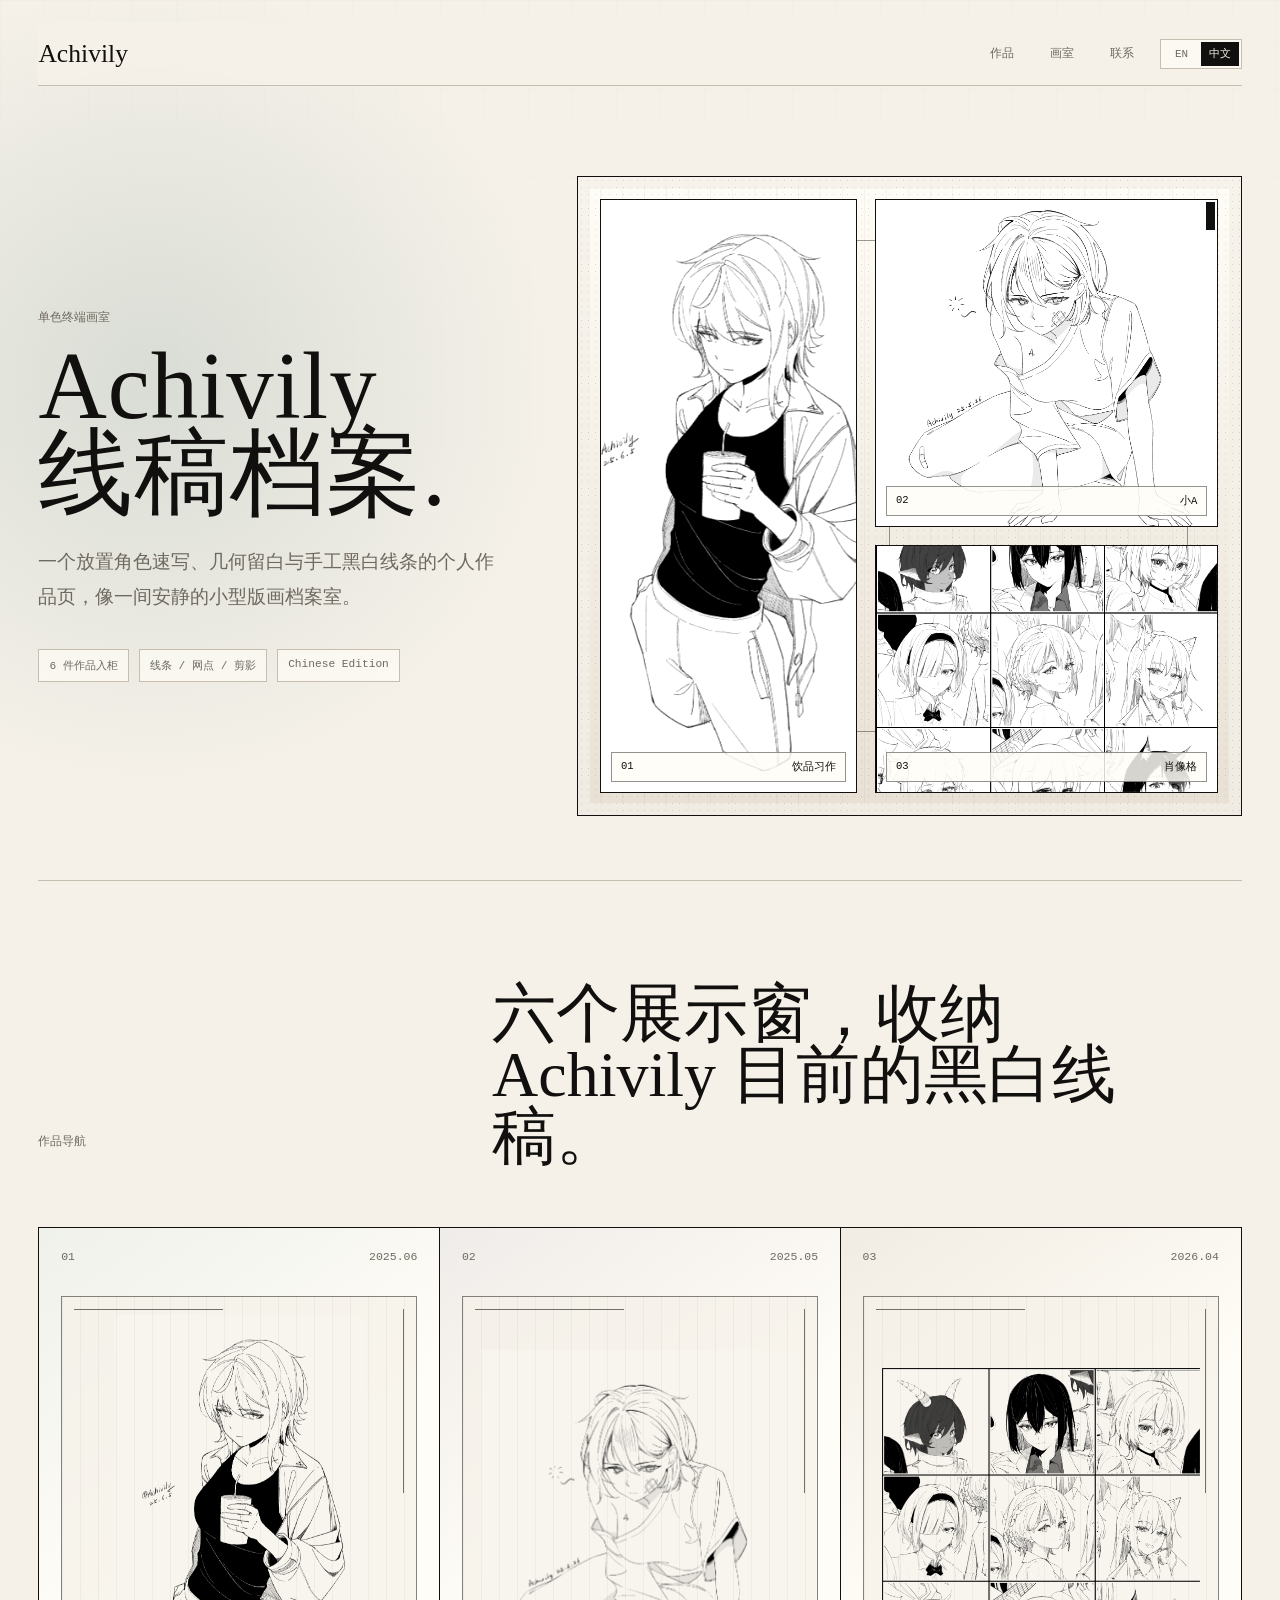
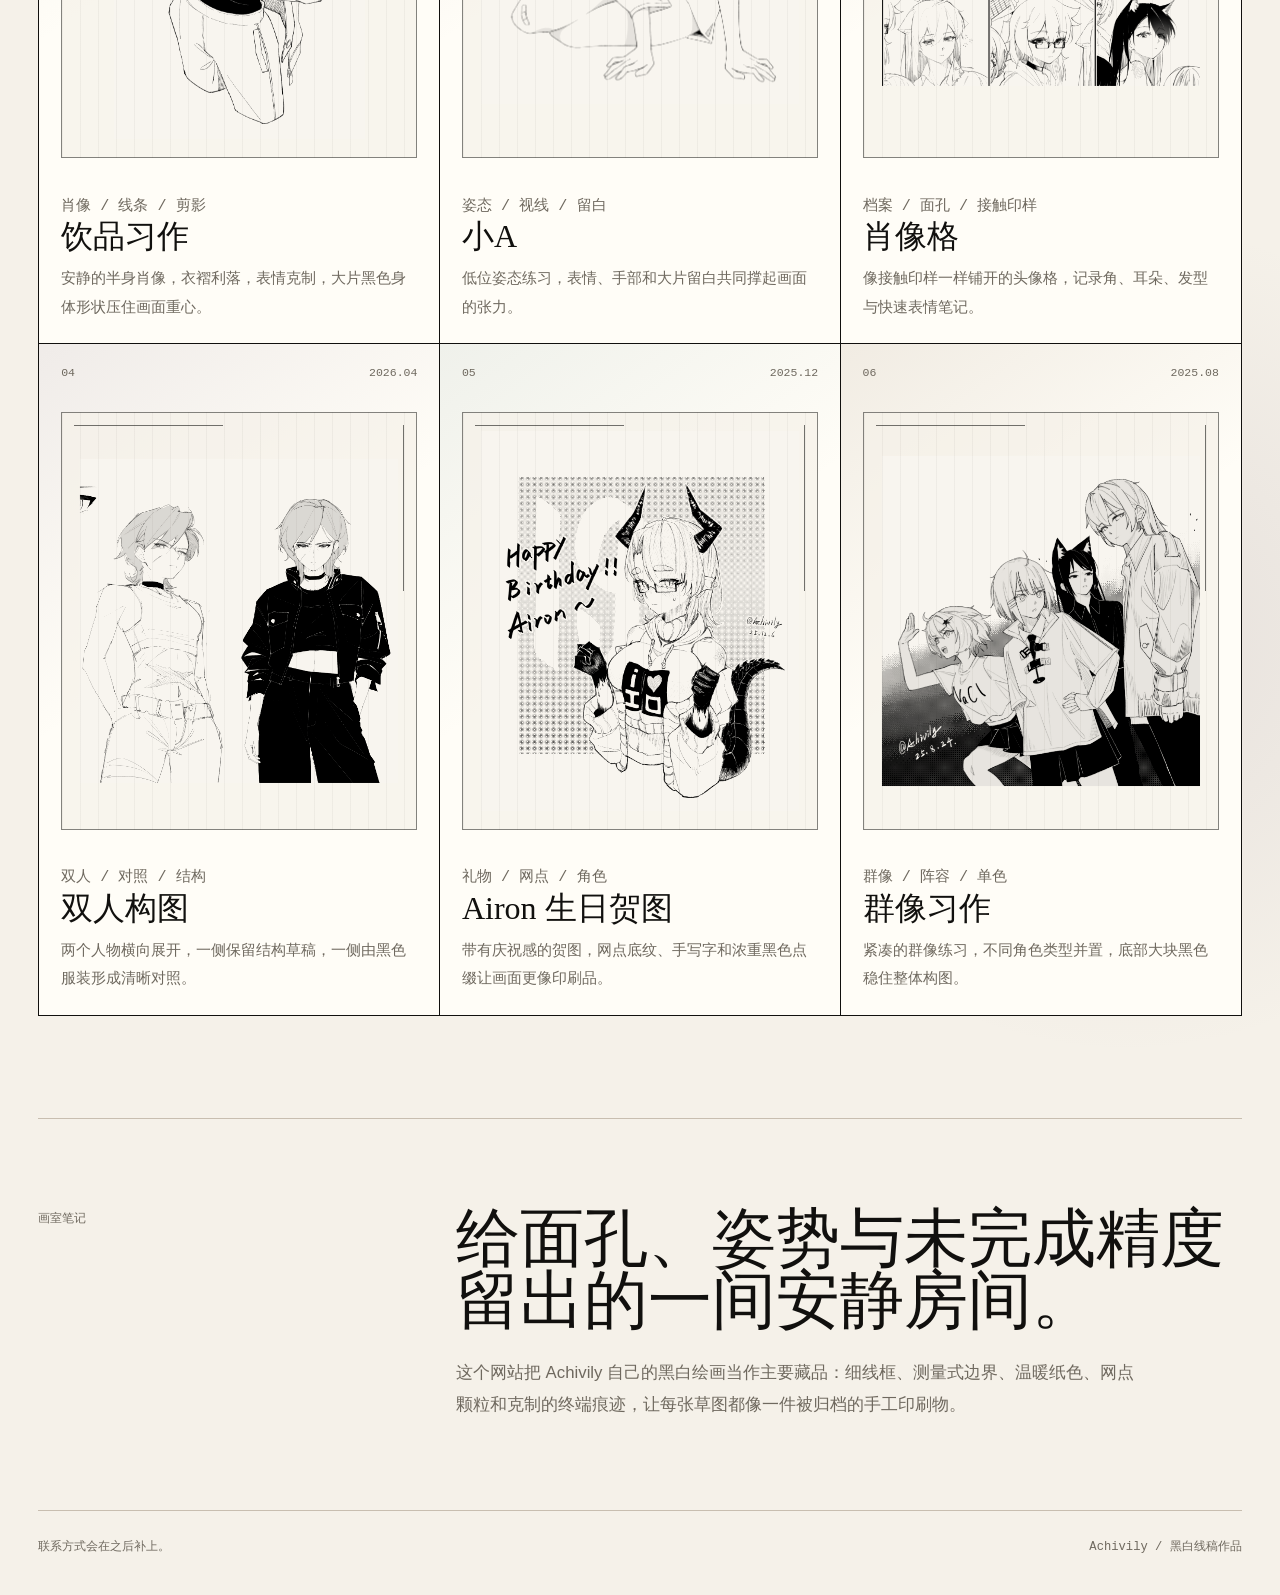
<file: mobile-zh.html>
<!doctype html>
<html lang="zh-CN" data-device="mobile" data-language="zh">
  <head>
    <meta charset="utf-8">
    <meta name="viewport" content="width=device-width, initial-scale=1">
    <title>Achivily | 黑白线稿档案</title>
    <meta name="description" content="Achivily 的黑白线稿、角色速写与单色艺术插画作品集。">
    <meta property="og:title" content="Achivily | 黑白线稿档案">
    <meta property="og:description" content="Achivily 的黑白线稿、角色速写与单色艺术插画作品集。">
    <meta property="og:image" content="https://achivily.github.io/works/portrait-grid.jpg">
    <meta name="twitter:card" content="summary_large_image">
    <meta name="twitter:title" content="Achivily | 黑白线稿档案">
    <meta name="twitter:description" content="Achivily 的黑白线稿、角色速写与单色艺术插画作品集。">
    <meta name="twitter:image" content="https://achivily.github.io/works/portrait-grid.jpg">
    <link rel="icon" href="favicon.svg" type="image/svg+xml">
    <script>
window.ACHIVILY_DEVICE_PAGE = "mobile";
window.ACHIVILY_LANGUAGE = "zh";
(function () {
  var current = window.ACHIVILY_DEVICE_PAGE;
  var currentLang = window.ACHIVILY_LANGUAGE;
  var path = window.location.pathname.toLowerCase();
  var params = new URLSearchParams(window.location.search);
  var forcedDevice = params.get("view");
  var forcedLang = params.get("lang");

  function chooseDevice() {
    var viewport = Math.min(window.innerWidth || 9999, screen.width || 9999);
    var coarse = window.matchMedia && window.matchMedia("(hover: none) and (pointer: coarse)").matches;
    var narrow = window.matchMedia && window.matchMedia("(max-width: 760px)").matches;
    var uaMobile = /Android|iPhone|iPod|IEMobile|Opera Mini|Mobile/i.test(navigator.userAgent);
    return narrow || viewport <= 760 || (coarse && viewport <= 1024) || (uaMobile && viewport <= 900) ? "mobile" : "desktop";
  }

  function chooseLanguage() {
    if (forcedLang === "zh" || forcedLang === "en") return forcedLang;
    try {
      var saved = window.localStorage.getItem("achivily-language");
      if (saved === "zh" || saved === "en") return saved;
    } catch (error) {}
    var languages = navigator.languages || [navigator.language || ""];
    return languages.some(function (language) { return /^zh/i.test(language); }) ? "zh" : "en";
  }

  function pageFile(device, language) {
    return language === "zh" ? device + "-zh.html" : device + ".html";
  }

  function targetUrl(device, language) {
    var file = pageFile(device, language);
    return file + window.location.search + window.location.hash;
  }

  var device = forcedDevice === "mobile" || forcedDevice === "desktop" ? forcedDevice : chooseDevice();
  var language = currentLang || chooseLanguage();
  if (forcedLang === "zh" || forcedLang === "en") language = forcedLang;
  document.documentElement.dataset.device = device;
  document.documentElement.dataset.language = language;
  if (currentLang) {
    try { window.localStorage.setItem("achivily-language", currentLang); } catch (error) {}
  }

  if (!current) {
    window.location.replace(targetUrl(device, language));
    return;
  }

  if ((current !== device || currentLang !== language) && !path.endsWith("/" + pageFile(device, language))) {
    window.location.replace(targetUrl(device, language));
  }
})();
</script>
    <link rel="stylesheet" href="styles.css?v=admin-1787033821713">
  </head>
  <body data-device-page="mobile" data-language="zh">
    <main class="site-shell">
      <header class="topbar" aria-label="Primary">
        <a class="wordmark" href="mobile-zh.html#top" aria-label="Achivily home">Achivily</a>
        <div class="topbar-controls">
          <nav class="nav-links" aria-label="Site sections">
            <a href="mobile-zh.html#works">作品</a>
            <a href="mobile-zh.html#atelier">画室</a>
            <a href="mobile-zh.html#contact">联系</a>
          </nav>
          <div class="language-switch" aria-label="语言">
            <a class="" href="mobile.html" lang="en">EN</a>
            <a class="is-active" href="mobile-zh.html" lang="zh-CN">中文</a>
          </div>
        </div>
      </header>

      <section class="hero" id="top" aria-labelledby="hero-title">
        <div class="hero-copy">
          <p class="eyebrow">单色终端画室</p>
          <h1 id="hero-title"><span class="brand-line">Achivily</span><span>线稿档案.</span></h1>
          <p class="intro">一个放置角色速写、几何留白与手工黑白线条的个人作品页，像一间安静的小型版画档案室。</p>
          <div class="hero-ledger" aria-label="Site details">
            <span>6 件作品入柜</span><span>线条 / 网点 / 剪影</span><span>Chinese Edition</span>
          </div>
        </div>

        <div class="hero-salon" aria-label="Featured Achivily artworks">
          <div class="cabinet-lines" aria-hidden="true"><span></span><span></span><span></span><span></span></div>
          
          <button class="salon-piece salon-piece-1" type="button" data-work-id="01" aria-label="查看 饮品习作 细节">
            <img src="works/drink-study.png" alt="一张手持饮品角色的黑白线稿">
            <span class="salon-caption"><span>01</span>饮品习作</span>
          </button>
          <button class="salon-piece salon-piece-2" type="button" data-work-id="02" aria-label="查看 小A 细节">
            <img src="works/little-a.png" alt="名为小A的坐姿角色黑白线稿">
            <span class="salon-caption"><span>02</span>小A</span>
          </button>
          <button class="salon-piece salon-piece-3" type="button" data-work-id="03" aria-label="查看 肖像格 细节">
            <img src="works/portrait-grid.jpg" alt="由多张角色头像速写组成的黑白网格">
            <span class="salon-caption"><span>03</span>肖像格</span>
          </button>
          <span class="cursor-mark hero-cursor" aria-hidden="true"></span>
        </div>
      </section>

      <section class="works-band" id="works" aria-labelledby="works-title">
        <div class="section-heading">
          <p class="eyebrow">作品导航</p>
          <h2 id="works-title">六个展示窗，收纳 Achivily 目前的黑白线稿。</h2>
        </div>

        <div class="art-grid">
          
          <article class="art-window">
            <div class="window-meta"><span>01</span><span>2025.06</span></div>
            
    <button class="image-chamber" type="button" data-work-id="01" aria-label="查看 饮品习作 细节">
      <img src="works/drink-study.png" alt="一张手持饮品角色的黑白线稿">
      <span class="measure-line measure-top" aria-hidden="true"></span>
      <span class="measure-line measure-side" aria-hidden="true"></span>
    </button>
            <div class="window-copy">
              <p class="tile-companion">肖像 / 线条 / 剪影</p>
              <h3>饮品习作</h3>
              <p>安静的半身肖像，衣褶利落，表情克制，大片黑色身体形状压住画面重心。</p>
            </div>
          </article>
          <article class="art-window">
            <div class="window-meta"><span>02</span><span>2025.05</span></div>
            
    <button class="image-chamber" type="button" data-work-id="02" aria-label="查看 小A 细节">
      <img src="works/little-a.png" alt="名为小A的坐姿角色黑白线稿">
      <span class="measure-line measure-top" aria-hidden="true"></span>
      <span class="measure-line measure-side" aria-hidden="true"></span>
    </button>
            <div class="window-copy">
              <p class="tile-companion">姿态 / 视线 / 留白</p>
              <h3>小A</h3>
              <p>低位姿态练习，表情、手部和大片留白共同撑起画面的张力。</p>
            </div>
          </article>
          <article class="art-window">
            <div class="window-meta"><span>03</span><span>2026.04</span></div>
            
    <button class="image-chamber" type="button" data-work-id="03" aria-label="查看 肖像格 细节">
      <img src="works/portrait-grid.jpg" alt="由多张角色头像速写组成的黑白网格">
      <span class="measure-line measure-top" aria-hidden="true"></span>
      <span class="measure-line measure-side" aria-hidden="true"></span>
    </button>
            <div class="window-copy">
              <p class="tile-companion">档案 / 面孔 / 接触印样</p>
              <h3>肖像格</h3>
              <p>像接触印样一样铺开的头像格，记录角、耳朵、发型与快速表情笔记。</p>
            </div>
          </article>
          <article class="art-window">
            <div class="window-meta"><span>04</span><span>2026.04</span></div>
            
    <button class="image-chamber" type="button" data-work-id="04" aria-label="查看 双人构图 细节">
      <img src="works/dual-figures.jpg" alt="两位站立角色的黑白草图">
      <span class="measure-line measure-top" aria-hidden="true"></span>
      <span class="measure-line measure-side" aria-hidden="true"></span>
    </button>
            <div class="window-copy">
              <p class="tile-companion">双人 / 对照 / 结构</p>
              <h3>双人构图</h3>
              <p>两个人物横向展开，一侧保留结构草稿，一侧由黑色服装形成清晰对照。</p>
            </div>
          </article>
          <article class="art-window">
            <div class="window-meta"><span>05</span><span>2025.12</span></div>
            
    <button class="image-chamber" type="button" data-work-id="05" aria-label="查看 Airon 生日贺图 细节">
      <img src="works/birthday-airon.jpg" alt="一张角角色手持杯子的黑白生日贺图">
      <span class="measure-line measure-top" aria-hidden="true"></span>
      <span class="measure-line measure-side" aria-hidden="true"></span>
    </button>
            <div class="window-copy">
              <p class="tile-companion">礼物 / 网点 / 角色</p>
              <h3>Airon 生日贺图</h3>
              <p>带有庆祝感的贺图，网点底纹、手写字和浓重黑色点缀让画面更像印刷品。</p>
            </div>
          </article>
          <article class="art-window">
            <div class="window-meta"><span>06</span><span>2025.08</span></div>
            
    <button class="image-chamber" type="button" data-work-id="06" aria-label="查看 群像习作 细节">
      <img src="works/group-study.jpg" alt="多位角色组成的黑白群像插画">
      <span class="measure-line measure-top" aria-hidden="true"></span>
      <span class="measure-line measure-side" aria-hidden="true"></span>
    </button>
            <div class="window-copy">
              <p class="tile-companion">群像 / 阵容 / 单色</p>
              <h3>群像习作</h3>
              <p>紧凑的群像练习，不同角色类型并置，底部大块黑色稳住整体构图。</p>
            </div>
          </article>
        </div>
      </section>

      <section class="statement-band" id="atelier" aria-labelledby="statement-title">
        <p class="eyebrow">画室笔记</p>
        <div>
          <h2 id="statement-title">给面孔、姿势与未完成精度留出的一间安静房间。</h2>
          <p>这个网站把 Achivily 自己的黑白绘画当作主要藏品：细线框、测量式边界、温暖纸色、网点颗粒和克制的终端痕迹，让每张草图都像一件被归档的手工印刷物。</p>
        </div>
      </section>

      <footer class="footer" id="contact">
        <span>联系方式会在之后补上。</span>
        <span>Achivily / 黑白线稿作品</span>
      </footer>
    </main>

    <div class="lightbox" hidden>
      <section class="lightbox-panel" role="dialog" aria-modal="true" aria-labelledby="lightbox-title">
        <div class="lightbox-meta"><span data-lightbox-id></span><span data-lightbox-date></span></div>
        <div class="lightbox-image-wrap"><img data-lightbox-image alt=""></div>
        <div class="lightbox-copy">
          <p class="tile-companion" data-lightbox-mood></p>
          <h2 id="lightbox-title" data-lightbox-title></h2>
          <p data-lightbox-note></p>
        </div>
      </section>
    </div>
    <script>window.ACHIVILY_WORKS = [{"id":"01","title":"饮品习作","titleZh":"饮品习作","date":"2025.06","image":"works/drink-study.png","alt":"一张手持饮品角色的黑白线稿","altZh":"一张手持饮品角色的黑白线稿","note":"安静的半身肖像，衣褶利落，表情克制，大片黑色身体形状压住画面重心。","noteZh":"安静的半身肖像，衣褶利落，表情克制，大片黑色身体形状压住画面重心。","mood":"肖像 / 线条 / 剪影","moodZh":"肖像 / 线条 / 剪影"},{"id":"02","title":"小A","titleZh":"小A","date":"2025.05","image":"works/little-a.png","alt":"名为小A的坐姿角色黑白线稿","altZh":"名为小A的坐姿角色黑白线稿","note":"低位姿态练习，表情、手部和大片留白共同撑起画面的张力。","noteZh":"低位姿态练习，表情、手部和大片留白共同撑起画面的张力。","mood":"姿态 / 视线 / 留白","moodZh":"姿态 / 视线 / 留白"},{"id":"03","title":"肖像格","titleZh":"肖像格","date":"2026.04","image":"works/portrait-grid.jpg","alt":"由多张角色头像速写组成的黑白网格","altZh":"由多张角色头像速写组成的黑白网格","note":"像接触印样一样铺开的头像格，记录角、耳朵、发型与快速表情笔记。","noteZh":"像接触印样一样铺开的头像格，记录角、耳朵、发型与快速表情笔记。","mood":"档案 / 面孔 / 接触印样","moodZh":"档案 / 面孔 / 接触印样"},{"id":"04","title":"双人构图","titleZh":"双人构图","date":"2026.04","image":"works/dual-figures.jpg","alt":"两位站立角色的黑白草图","altZh":"两位站立角色的黑白草图","note":"两个人物横向展开，一侧保留结构草稿，一侧由黑色服装形成清晰对照。","noteZh":"两个人物横向展开，一侧保留结构草稿，一侧由黑色服装形成清晰对照。","mood":"双人 / 对照 / 结构","moodZh":"双人 / 对照 / 结构"},{"id":"05","title":"Airon 生日贺图","titleZh":"Airon 生日贺图","date":"2025.12","image":"works/birthday-airon.jpg","alt":"一张角角色手持杯子的黑白生日贺图","altZh":"一张角角色手持杯子的黑白生日贺图","note":"带有庆祝感的贺图，网点底纹、手写字和浓重黑色点缀让画面更像印刷品。","noteZh":"带有庆祝感的贺图，网点底纹、手写字和浓重黑色点缀让画面更像印刷品。","mood":"礼物 / 网点 / 角色","moodZh":"礼物 / 网点 / 角色"},{"id":"06","title":"群像习作","titleZh":"群像习作","date":"2025.08","image":"works/group-study.jpg","alt":"多位角色组成的黑白群像插画","altZh":"多位角色组成的黑白群像插画","note":"紧凑的群像练习，不同角色类型并置，底部大块黑色稳住整体构图。","noteZh":"紧凑的群像练习，不同角色类型并置，底部大块黑色稳住整体构图。","mood":"群像 / 阵容 / 单色","moodZh":"群像 / 阵容 / 单色"}];</script>
    <script src="script.js?v=admin-1787033821713"></script>
  </body>
</html>
</file>
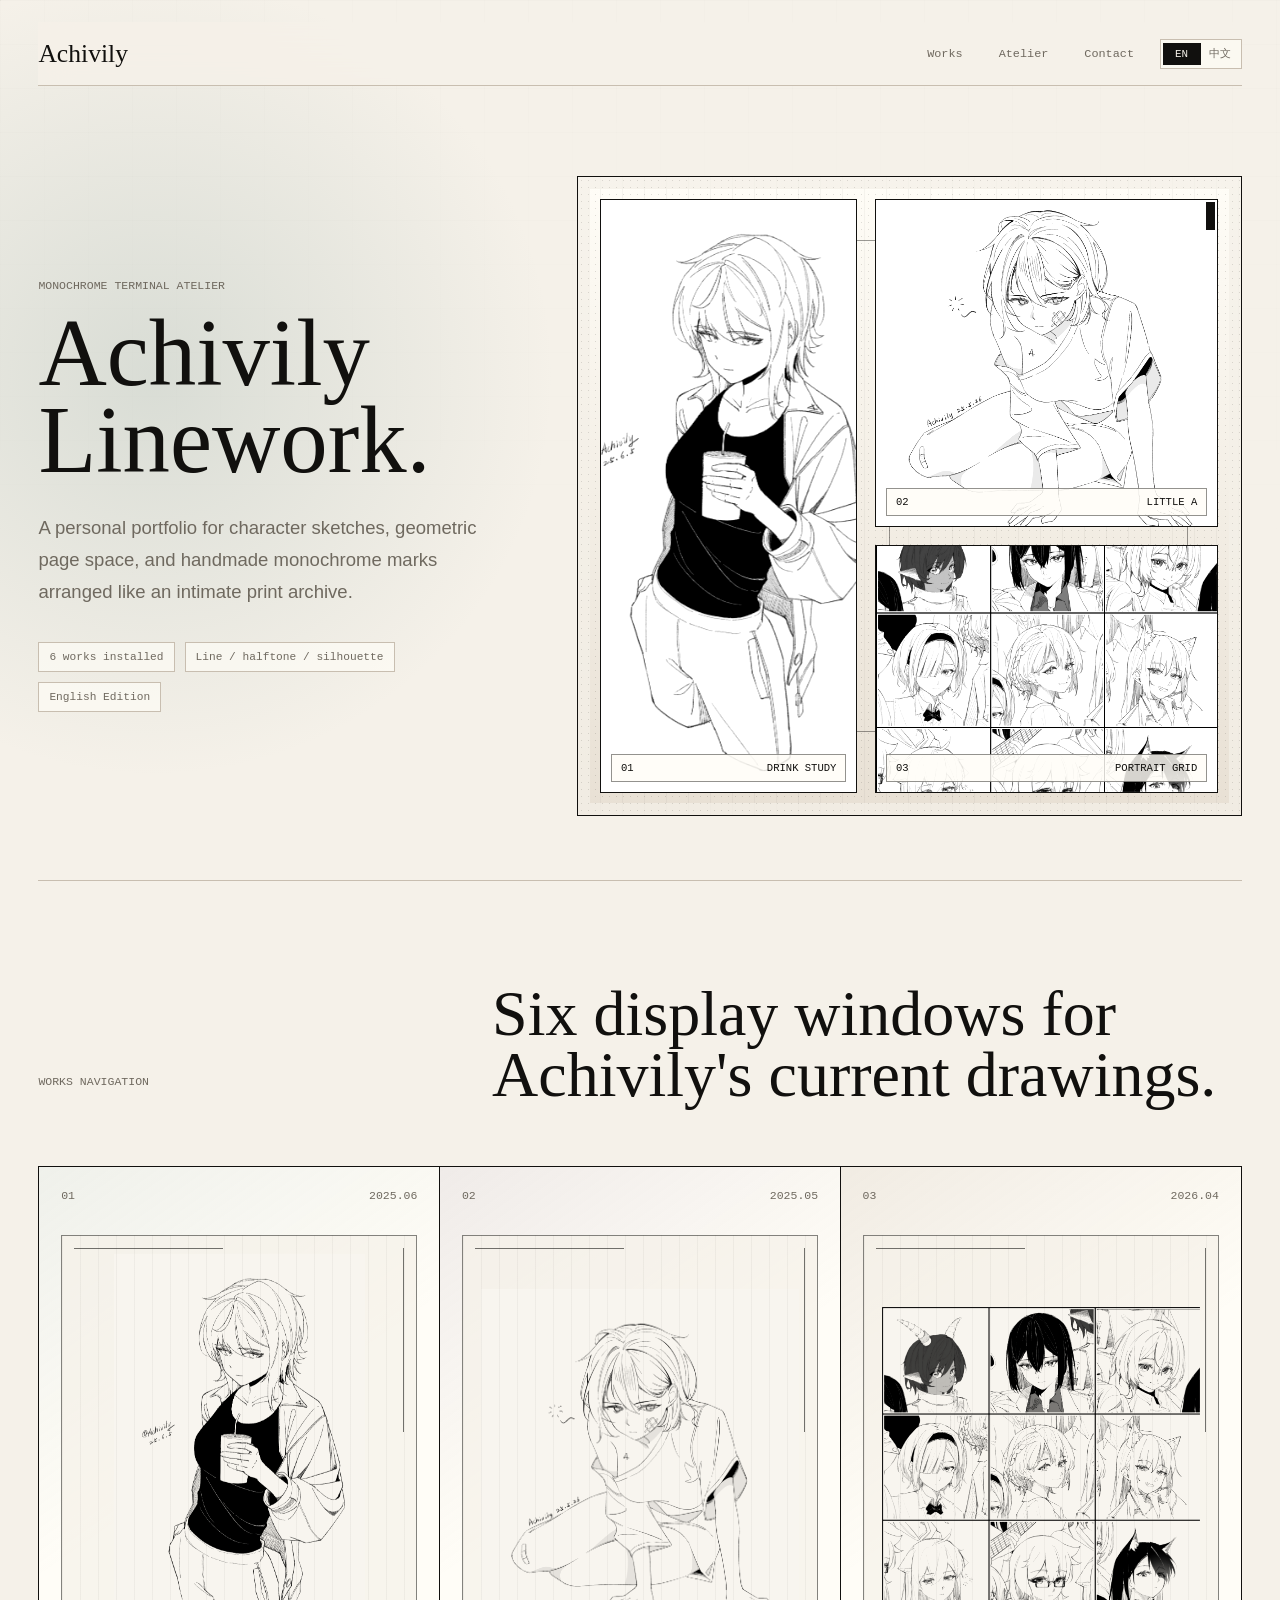
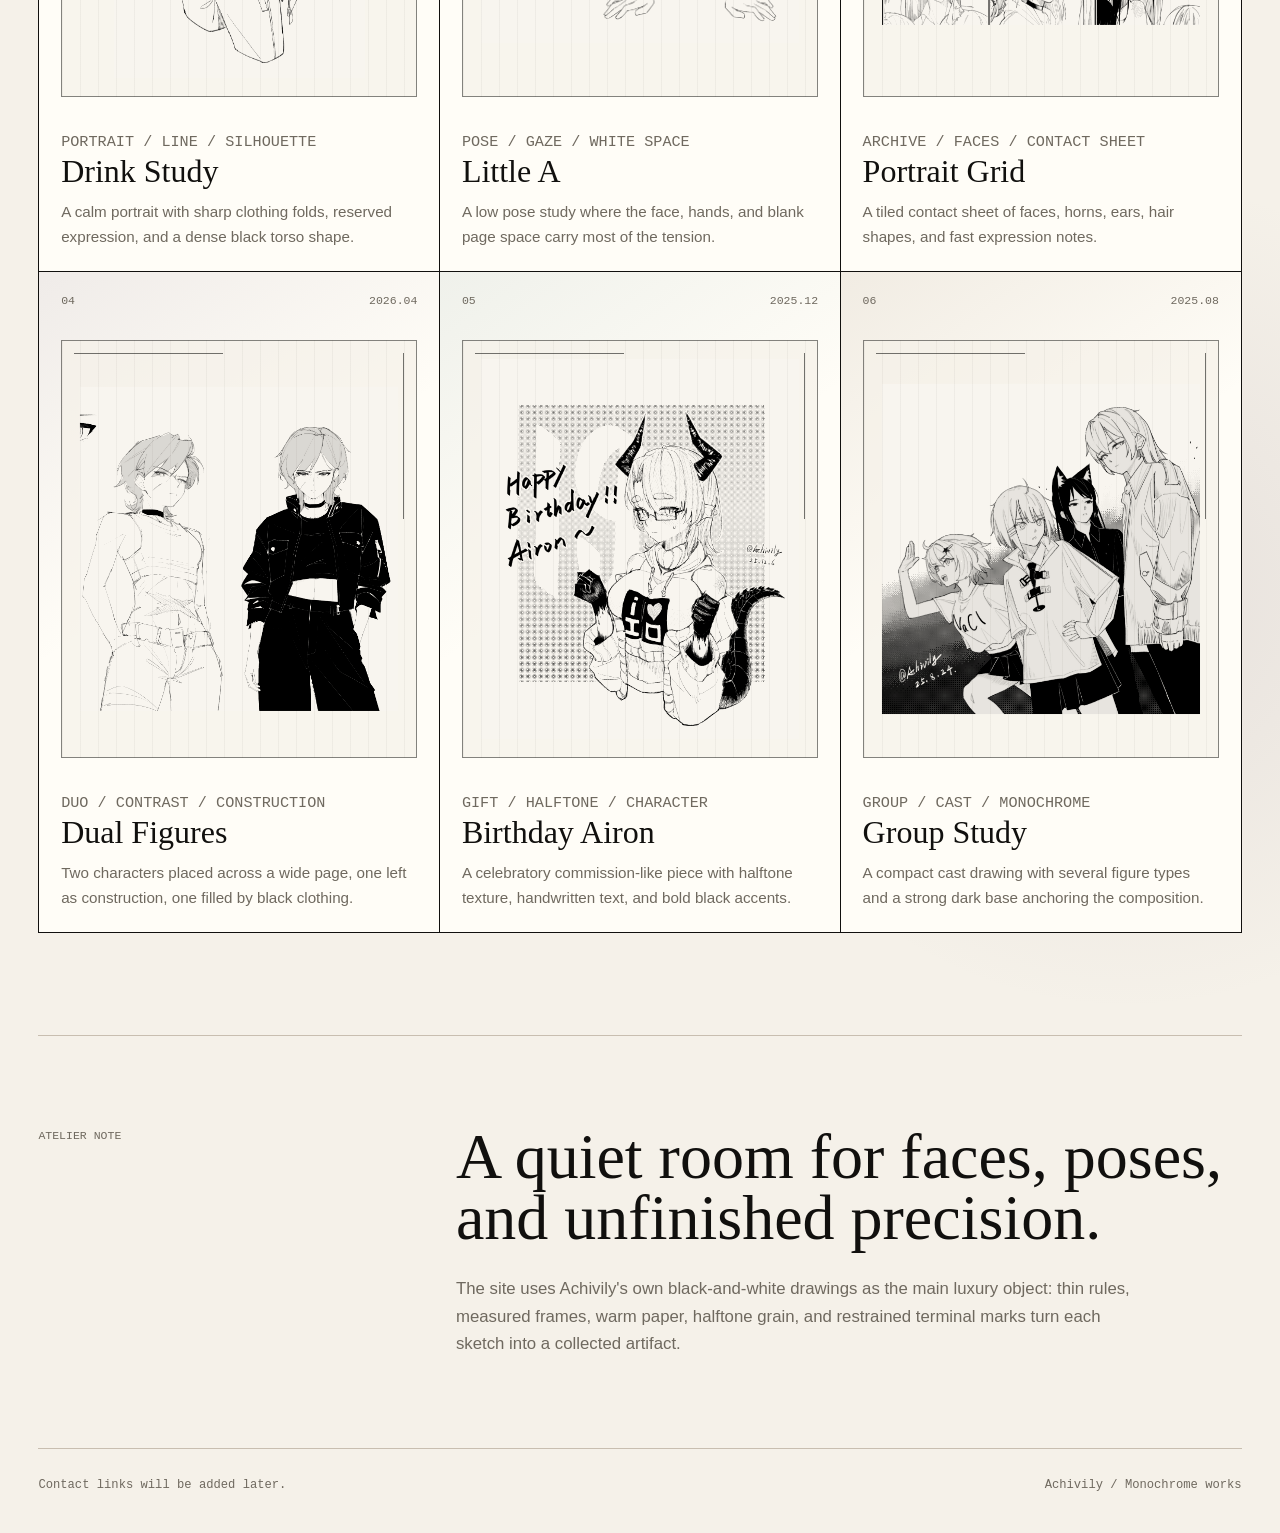
<file: mobile.html>
<!doctype html>
<html lang="en" data-device="mobile" data-language="en">
  <head>
    <meta charset="utf-8">
    <meta name="viewport" content="width=device-width, initial-scale=1">
    <title>Achivily | Monochrome Line Art</title>
    <meta name="description" content="A quiet portfolio for Achivily's black-and-white character sketches and monochrome line-art studies.">
    <meta property="og:title" content="Achivily | Monochrome Line Art">
    <meta property="og:description" content="A quiet portfolio for Achivily's black-and-white character sketches and monochrome line-art studies.">
    <meta property="og:image" content="https://achivily.github.io/works/portrait-grid.jpg">
    <meta name="twitter:card" content="summary_large_image">
    <meta name="twitter:title" content="Achivily | Monochrome Line Art">
    <meta name="twitter:description" content="A quiet portfolio for Achivily's black-and-white character sketches and monochrome line-art studies.">
    <meta name="twitter:image" content="https://achivily.github.io/works/portrait-grid.jpg">
    <link rel="icon" href="favicon.svg" type="image/svg+xml">
    <script>
window.ACHIVILY_DEVICE_PAGE = "mobile";
window.ACHIVILY_LANGUAGE = "en";
(function () {
  var current = window.ACHIVILY_DEVICE_PAGE;
  var currentLang = window.ACHIVILY_LANGUAGE;
  var path = window.location.pathname.toLowerCase();
  var params = new URLSearchParams(window.location.search);
  var forcedDevice = params.get("view");
  var forcedLang = params.get("lang");

  function chooseDevice() {
    var viewport = Math.min(window.innerWidth || 9999, screen.width || 9999);
    var coarse = window.matchMedia && window.matchMedia("(hover: none) and (pointer: coarse)").matches;
    var narrow = window.matchMedia && window.matchMedia("(max-width: 760px)").matches;
    var uaMobile = /Android|iPhone|iPod|IEMobile|Opera Mini|Mobile/i.test(navigator.userAgent);
    return narrow || viewport <= 760 || (coarse && viewport <= 1024) || (uaMobile && viewport <= 900) ? "mobile" : "desktop";
  }

  function chooseLanguage() {
    if (forcedLang === "zh" || forcedLang === "en") return forcedLang;
    try {
      var saved = window.localStorage.getItem("achivily-language");
      if (saved === "zh" || saved === "en") return saved;
    } catch (error) {}
    var languages = navigator.languages || [navigator.language || ""];
    return languages.some(function (language) { return /^zh/i.test(language); }) ? "zh" : "en";
  }

  function pageFile(device, language) {
    return language === "zh" ? device + "-zh.html" : device + ".html";
  }

  function targetUrl(device, language) {
    var file = pageFile(device, language);
    return file + window.location.search + window.location.hash;
  }

  var device = forcedDevice === "mobile" || forcedDevice === "desktop" ? forcedDevice : chooseDevice();
  var language = currentLang || chooseLanguage();
  if (forcedLang === "zh" || forcedLang === "en") language = forcedLang;
  document.documentElement.dataset.device = device;
  document.documentElement.dataset.language = language;
  if (currentLang) {
    try { window.localStorage.setItem("achivily-language", currentLang); } catch (error) {}
  }

  if (!current) {
    window.location.replace(targetUrl(device, language));
    return;
  }

  if ((current !== device || currentLang !== language) && !path.endsWith("/" + pageFile(device, language))) {
    window.location.replace(targetUrl(device, language));
  }
})();
</script>
    <link rel="stylesheet" href="styles.css?v=admin-1787033821713">
  </head>
  <body data-device-page="mobile" data-language="en">
    <main class="site-shell">
      <header class="topbar" aria-label="Primary">
        <a class="wordmark" href="mobile.html#top" aria-label="Achivily home">Achivily</a>
        <div class="topbar-controls">
          <nav class="nav-links" aria-label="Site sections">
            <a href="mobile.html#works">Works</a>
            <a href="mobile.html#atelier">Atelier</a>
            <a href="mobile.html#contact">Contact</a>
          </nav>
          <div class="language-switch" aria-label="Language">
            <a class="is-active" href="mobile.html" lang="en">EN</a>
            <a class="" href="mobile-zh.html" lang="zh-CN">中文</a>
          </div>
        </div>
      </header>

      <section class="hero" id="top" aria-labelledby="hero-title">
        <div class="hero-copy">
          <p class="eyebrow">Monochrome Terminal Atelier</p>
          <h1 id="hero-title"><span class="brand-line">Achivily</span><span>Linework.</span></h1>
          <p class="intro">A personal portfolio for character sketches, geometric page space, and handmade monochrome marks arranged like an intimate print archive.</p>
          <div class="hero-ledger" aria-label="Site details">
            <span>6 works installed</span><span>Line / halftone / silhouette</span><span>English Edition</span>
          </div>
        </div>

        <div class="hero-salon" aria-label="Featured Achivily artworks">
          <div class="cabinet-lines" aria-hidden="true"><span></span><span></span><span></span><span></span></div>
          
          <button class="salon-piece salon-piece-1" type="button" data-work-id="01" aria-label="View Drink Study in detail">
            <img src="works/drink-study.png" alt="Black-and-white line drawing of a character holding a drink">
            <span class="salon-caption"><span>01</span>Drink Study</span>
          </button>
          <button class="salon-piece salon-piece-2" type="button" data-work-id="02" aria-label="View Little A in detail">
            <img src="works/little-a.png" alt="Black-and-white line drawing of a seated character named Little A">
            <span class="salon-caption"><span>02</span>Little A</span>
          </button>
          <button class="salon-piece salon-piece-3" type="button" data-work-id="03" aria-label="View Portrait Grid in detail">
            <img src="works/portrait-grid.jpg" alt="A black-and-white grid of character portrait sketches">
            <span class="salon-caption"><span>03</span>Portrait Grid</span>
          </button>
          <span class="cursor-mark hero-cursor" aria-hidden="true"></span>
        </div>
      </section>

      <section class="works-band" id="works" aria-labelledby="works-title">
        <div class="section-heading">
          <p class="eyebrow">Works navigation</p>
          <h2 id="works-title">Six display windows for Achivily's current drawings.</h2>
        </div>

        <div class="art-grid">
          
          <article class="art-window">
            <div class="window-meta"><span>01</span><span>2025.06</span></div>
            
    <button class="image-chamber" type="button" data-work-id="01" aria-label="View Drink Study in detail">
      <img src="works/drink-study.png" alt="Black-and-white line drawing of a character holding a drink">
      <span class="measure-line measure-top" aria-hidden="true"></span>
      <span class="measure-line measure-side" aria-hidden="true"></span>
    </button>
            <div class="window-copy">
              <p class="tile-companion">portrait / line / silhouette</p>
              <h3>Drink Study</h3>
              <p>A calm portrait with sharp clothing folds, reserved expression, and a dense black torso shape.</p>
            </div>
          </article>
          <article class="art-window">
            <div class="window-meta"><span>02</span><span>2025.05</span></div>
            
    <button class="image-chamber" type="button" data-work-id="02" aria-label="View Little A in detail">
      <img src="works/little-a.png" alt="Black-and-white line drawing of a seated character named Little A">
      <span class="measure-line measure-top" aria-hidden="true"></span>
      <span class="measure-line measure-side" aria-hidden="true"></span>
    </button>
            <div class="window-copy">
              <p class="tile-companion">pose / gaze / white space</p>
              <h3>Little A</h3>
              <p>A low pose study where the face, hands, and blank page space carry most of the tension.</p>
            </div>
          </article>
          <article class="art-window">
            <div class="window-meta"><span>03</span><span>2026.04</span></div>
            
    <button class="image-chamber" type="button" data-work-id="03" aria-label="View Portrait Grid in detail">
      <img src="works/portrait-grid.jpg" alt="A black-and-white grid of character portrait sketches">
      <span class="measure-line measure-top" aria-hidden="true"></span>
      <span class="measure-line measure-side" aria-hidden="true"></span>
    </button>
            <div class="window-copy">
              <p class="tile-companion">archive / faces / contact sheet</p>
              <h3>Portrait Grid</h3>
              <p>A tiled contact sheet of faces, horns, ears, hair shapes, and fast expression notes.</p>
            </div>
          </article>
          <article class="art-window">
            <div class="window-meta"><span>04</span><span>2026.04</span></div>
            
    <button class="image-chamber" type="button" data-work-id="04" aria-label="View Dual Figures in detail">
      <img src="works/dual-figures.jpg" alt="Black-and-white sketch of two standing characters">
      <span class="measure-line measure-top" aria-hidden="true"></span>
      <span class="measure-line measure-side" aria-hidden="true"></span>
    </button>
            <div class="window-copy">
              <p class="tile-companion">duo / contrast / construction</p>
              <h3>Dual Figures</h3>
              <p>Two characters placed across a wide page, one left as construction, one filled by black clothing.</p>
            </div>
          </article>
          <article class="art-window">
            <div class="window-meta"><span>05</span><span>2025.12</span></div>
            
    <button class="image-chamber" type="button" data-work-id="05" aria-label="View Birthday Airon in detail">
      <img src="works/birthday-airon.jpg" alt="Black-and-white birthday illustration of a horned character holding a mug">
      <span class="measure-line measure-top" aria-hidden="true"></span>
      <span class="measure-line measure-side" aria-hidden="true"></span>
    </button>
            <div class="window-copy">
              <p class="tile-companion">gift / halftone / character</p>
              <h3>Birthday Airon</h3>
              <p>A celebratory commission-like piece with halftone texture, handwritten text, and bold black accents.</p>
            </div>
          </article>
          <article class="art-window">
            <div class="window-meta"><span>06</span><span>2025.08</span></div>
            
    <button class="image-chamber" type="button" data-work-id="06" aria-label="View Group Study in detail">
      <img src="works/group-study.jpg" alt="Black-and-white group character illustration">
      <span class="measure-line measure-top" aria-hidden="true"></span>
      <span class="measure-line measure-side" aria-hidden="true"></span>
    </button>
            <div class="window-copy">
              <p class="tile-companion">group / cast / monochrome</p>
              <h3>Group Study</h3>
              <p>A compact cast drawing with several figure types and a strong dark base anchoring the composition.</p>
            </div>
          </article>
        </div>
      </section>

      <section class="statement-band" id="atelier" aria-labelledby="statement-title">
        <p class="eyebrow">Atelier note</p>
        <div>
          <h2 id="statement-title">A quiet room for faces, poses, and unfinished precision.</h2>
          <p>The site uses Achivily's own black-and-white drawings as the main luxury object: thin rules, measured frames, warm paper, halftone grain, and restrained terminal marks turn each sketch into a collected artifact.</p>
        </div>
      </section>

      <footer class="footer" id="contact">
        <span>Contact links will be added later.</span>
        <span>Achivily / Monochrome works</span>
      </footer>
    </main>

    <div class="lightbox" hidden>
      <section class="lightbox-panel" role="dialog" aria-modal="true" aria-labelledby="lightbox-title">
        <div class="lightbox-meta"><span data-lightbox-id></span><span data-lightbox-date></span></div>
        <div class="lightbox-image-wrap"><img data-lightbox-image alt=""></div>
        <div class="lightbox-copy">
          <p class="tile-companion" data-lightbox-mood></p>
          <h2 id="lightbox-title" data-lightbox-title></h2>
          <p data-lightbox-note></p>
        </div>
      </section>
    </div>
    <script>window.ACHIVILY_WORKS = [{"id":"01","title":"Drink Study","titleZh":"饮品习作","date":"2025.06","image":"works/drink-study.png","alt":"Black-and-white line drawing of a character holding a drink","altZh":"一张手持饮品角色的黑白线稿","note":"A calm portrait with sharp clothing folds, reserved expression, and a dense black torso shape.","noteZh":"安静的半身肖像，衣褶利落，表情克制，大片黑色身体形状压住画面重心。","mood":"portrait / line / silhouette","moodZh":"肖像 / 线条 / 剪影"},{"id":"02","title":"Little A","titleZh":"小A","date":"2025.05","image":"works/little-a.png","alt":"Black-and-white line drawing of a seated character named Little A","altZh":"名为小A的坐姿角色黑白线稿","note":"A low pose study where the face, hands, and blank page space carry most of the tension.","noteZh":"低位姿态练习，表情、手部和大片留白共同撑起画面的张力。","mood":"pose / gaze / white space","moodZh":"姿态 / 视线 / 留白"},{"id":"03","title":"Portrait Grid","titleZh":"肖像格","date":"2026.04","image":"works/portrait-grid.jpg","alt":"A black-and-white grid of character portrait sketches","altZh":"由多张角色头像速写组成的黑白网格","note":"A tiled contact sheet of faces, horns, ears, hair shapes, and fast expression notes.","noteZh":"像接触印样一样铺开的头像格，记录角、耳朵、发型与快速表情笔记。","mood":"archive / faces / contact sheet","moodZh":"档案 / 面孔 / 接触印样"},{"id":"04","title":"Dual Figures","titleZh":"双人构图","date":"2026.04","image":"works/dual-figures.jpg","alt":"Black-and-white sketch of two standing characters","altZh":"两位站立角色的黑白草图","note":"Two characters placed across a wide page, one left as construction, one filled by black clothing.","noteZh":"两个人物横向展开，一侧保留结构草稿，一侧由黑色服装形成清晰对照。","mood":"duo / contrast / construction","moodZh":"双人 / 对照 / 结构"},{"id":"05","title":"Birthday Airon","titleZh":"Airon 生日贺图","date":"2025.12","image":"works/birthday-airon.jpg","alt":"Black-and-white birthday illustration of a horned character holding a mug","altZh":"一张角角色手持杯子的黑白生日贺图","note":"A celebratory commission-like piece with halftone texture, handwritten text, and bold black accents.","noteZh":"带有庆祝感的贺图，网点底纹、手写字和浓重黑色点缀让画面更像印刷品。","mood":"gift / halftone / character","moodZh":"礼物 / 网点 / 角色"},{"id":"06","title":"Group Study","titleZh":"群像习作","date":"2025.08","image":"works/group-study.jpg","alt":"Black-and-white group character illustration","altZh":"多位角色组成的黑白群像插画","note":"A compact cast drawing with several figure types and a strong dark base anchoring the composition.","noteZh":"紧凑的群像练习，不同角色类型并置，底部大块黑色稳住整体构图。","mood":"group / cast / monochrome","moodZh":"群像 / 阵容 / 单色"}];</script>
    <script src="script.js?v=admin-1787033821713"></script>
  </body>
</html>
</file>
<file: styles.css>
:root {
  --font-geist-sans: Arial, Helvetica, sans-serif;
  --font-geist-mono: "Courier New", Courier, monospace;
  --paper: #f5f1e9;
  --paper-deep: #e8e0d4;
  --ink: #11100e;
  --muted: #6f695f;
  --rule: #c8beb0;
  --panel: #fffdf7;
  --smoke: #d9d8d1;
  --teal: #8fa7a1;
  --plum: #988897;
  --taupe: #9b8368;
  --font-latin-serif: Georgia, "Times New Roman", serif;
  --font-cjk-serif: "Songti SC", "STSong", "SimSun", "Noto Serif CJK SC", serif;
  --font-cjk-sans: "Microsoft YaHei", "PingFang SC", "Hiragino Sans GB", "Noto Sans CJK SC", sans-serif;
}

* {
  box-sizing: border-box;
}

html {
  scroll-behavior: smooth;
  overflow-x: clip;
}

body {
  min-height: 100vh;
  margin: 0;
  overflow-x: clip;
  background:
    radial-gradient(circle at 12% 12%, rgba(143, 167, 161, 0.28), transparent 25rem),
    radial-gradient(circle at 88% 70%, rgba(152, 136, 151, 0.16), transparent 26rem),
    linear-gradient(115deg, rgba(17, 16, 14, 0.035) 0 1px, transparent 1px 13px),
    var(--paper);
  color: var(--ink);
  font-family: var(--font-geist-sans), Arial, Helvetica, sans-serif;
}

html[lang="zh-CN"] body {
  font-family: var(--font-cjk-sans), var(--font-geist-sans), Arial, Helvetica, sans-serif;
}

body.lightbox-locked {
  overflow: hidden;
}

body::before {
  position: fixed;
  inset: 0;
  z-index: -1;
  pointer-events: none;
  content: "";
  opacity: 0.28;
  background-image:
    radial-gradient(rgba(17, 16, 14, 0.35) 0.55px, transparent 0.55px),
    linear-gradient(rgba(17, 16, 14, 0.045) 1px, transparent 1px),
    linear-gradient(90deg, rgba(17, 16, 14, 0.035) 1px, transparent 1px);
  background-size: 8px 8px, 44px 44px, 44px 44px;
  mask-image: linear-gradient(to bottom, black, transparent 82%);
  animation: paper-drift 22s linear infinite;
}

a {
  color: inherit;
  text-decoration: none;
}

a:focus-visible {
  outline: 1px solid var(--ink);
  outline-offset: 5px;
}

img {
  display: block;
  max-width: 100%;
}

.site-shell {
  width: min(100%, 1540px);
  max-width: 100%;
  margin: 0 auto;
  padding: 22px clamp(16px, 3vw, 46px) 38px;
  overflow-x: clip;
}

.topbar {
  position: sticky;
  top: 0;
  z-index: 10;
  display: flex;
  align-items: center;
  justify-content: space-between;
  gap: 24px;
  min-height: 64px;
  min-width: 0;
  border-bottom: 1px solid var(--rule);
  background: color-mix(in srgb, var(--paper) 88%, transparent);
  backdrop-filter: blur(16px);
}

.wordmark {
  font-family: var(--font-latin-serif);
  font-size: clamp(1.35rem, 2vw, 2rem);
  line-height: 1;
}

.topbar-controls {
  display: flex;
  align-items: center;
  justify-content: flex-end;
  flex-wrap: wrap;
  min-width: 0;
  gap: clamp(12px, 2vw, 26px);
}

.nav-links {
  display: flex;
  align-items: center;
  flex-wrap: wrap;
  justify-content: flex-end;
  min-width: 0;
  gap: clamp(14px, 3vw, 36px);
  color: var(--muted);
  font-family: var(--font-geist-mono), monospace;
  font-size: 0.74rem;
}

.nav-links a {
  position: relative;
}

.nav-links a::after {
  position: absolute;
  right: 0;
  bottom: -7px;
  left: 0;
  height: 1px;
  content: "";
  background: var(--ink);
  transform: scaleX(0);
  transform-origin: left;
  transition: transform 180ms ease;
}

.nav-links a:hover::after {
  transform: scaleX(1);
}

.language-switch {
  display: flex;
  align-items: center;
  padding: 2px;
  border: 1px solid var(--rule);
  background: rgba(255, 253, 247, 0.64);
  color: var(--muted);
  font-family: var(--font-geist-mono), monospace;
  font-size: 0.68rem;
}

.language-switch a {
  min-width: 38px;
  padding: 5px 8px;
  text-align: center;
  transition: background-color 180ms ease, color 180ms ease;
}

.language-switch a:hover,
.language-switch a:focus-visible {
  color: var(--ink);
}

.language-switch a.is-active {
  background: var(--ink);
  color: var(--paper);
}

.hero {
  display: grid;
  grid-template-columns: minmax(300px, 0.82fr) minmax(420px, 1.18fr);
  align-items: center;
  gap: clamp(30px, 6vw, 90px);
  min-height: min(860px, calc(94svh - 88px));
  padding: clamp(42px, 7vw, 94px) 0 clamp(34px, 5vw, 74px);
  border-bottom: 1px solid var(--rule);
}

.hero-copy {
  min-width: 0;
  max-width: 690px;
  animation: fade-up 720ms ease both;
}

.eyebrow {
  margin: 0 0 18px;
  color: var(--muted);
  font-family: var(--font-geist-mono), monospace;
  font-size: 0.72rem;
  text-transform: uppercase;
}

h1,
h2,
h3,
p {
  overflow-wrap: anywhere;
}

h1 {
  overflow-wrap: normal;
  word-break: keep-all;
}

h1,
h2,
h3 {
  margin: 0;
  font-family: var(--font-latin-serif);
  font-weight: 400;
}

html[lang="zh-CN"] h1,
html[lang="zh-CN"] h2,
html[lang="zh-CN"] h3 {
  font-family: var(--font-cjk-serif);
  font-weight: 400;
}

html[lang="zh-CN"] .brand-line {
  font-family: var(--font-latin-serif);
}

html[lang="zh-CN"] h1 {
  letter-spacing: 0.01em;
}

html[lang="zh-CN"] .intro,
html[lang="zh-CN"] .window-copy p,
html[lang="zh-CN"] .statement-band p {
  line-height: 1.88;
}

h1 {
  max-width: 640px;
  font-size: clamp(3.1rem, 7.4vw, 7.4rem);
  line-height: 0.92;
}

h1 span {
  display: block;
}

.intro {
  max-width: 560px;
  margin: 28px 0 0;
  color: var(--muted);
  font-size: clamp(1rem, 1.45vw, 1.18rem);
  line-height: 1.72;
}

.hero-ledger {
  display: flex;
  flex-wrap: wrap;
  gap: 10px;
  margin-top: 34px;
  font-family: var(--font-geist-mono), monospace;
  font-size: 0.7rem;
  color: var(--muted);
}

.hero-ledger span {
  max-width: 100%;
  padding: 8px 10px;
  border: 1px solid var(--rule);
  background: rgba(255, 253, 247, 0.64);
  animation: ledger-in 680ms ease both;
}

.hero-ledger span:nth-child(2) {
  animation-delay: 120ms;
}

.hero-ledger span:nth-child(3) {
  animation-delay: 240ms;
}

html[lang="zh-CN"] .eyebrow,
html[lang="zh-CN"] .hero-ledger,
html[lang="zh-CN"] .tile-companion,
html[lang="zh-CN"] .window-meta,
html[lang="zh-CN"] .footer,
html[lang="zh-CN"] .nav-links,
html[lang="zh-CN"] .language-switch {
  font-family: var(--font-geist-mono), "Microsoft YaHei", monospace;
}

.hero-salon {
  position: relative;
  display: grid;
  min-width: 0;
  grid-template-columns: 0.75fr 1fr;
  grid-template-rows: 0.82fr 0.62fr;
  gap: clamp(10px, 1.4vw, 18px);
  min-height: clamp(420px, 50vw, 660px);
  padding: clamp(12px, 1.8vw, 22px);
  border: 1px solid var(--ink);
  background:
    linear-gradient(90deg, rgba(17, 16, 14, 0.04) 1px, transparent 1px),
    linear-gradient(var(--panel), var(--paper-deep));
  background-size: 22px 22px, auto;
  box-shadow: inset 0 0 0 12px rgba(245, 241, 233, 0.74);
  overflow: hidden;
  animation: salon-float 6.8s ease-in-out infinite alternate;
}

.hero-salon::after {
  position: absolute;
  inset: 0;
  pointer-events: none;
  content: "";
  opacity: 0.24;
  background-image: radial-gradient(rgba(17, 16, 14, 0.55) 0.6px, transparent 0.6px);
  background-size: 7px 7px;
  mix-blend-mode: multiply;
  animation: grain-walk 9s steps(6) infinite;
}

.cabinet-lines {
  position: absolute;
  inset: 0;
  pointer-events: none;
}

.cabinet-lines span {
  position: absolute;
  background: rgba(17, 16, 14, 0.42);
}

.cabinet-lines span:nth-child(1) {
  top: 10%;
  left: 5%;
  width: 90%;
  height: 1px;
  transform-origin: left;
  animation: line-draw 900ms ease both;
}

.cabinet-lines span:nth-child(2) {
  right: 8%;
  bottom: 9%;
  width: 1px;
  height: 78%;
  transform-origin: top;
  animation: line-draw-y 980ms ease 120ms both;
}

.cabinet-lines span:nth-child(3) {
  top: 8%;
  left: 47%;
  width: 1px;
  height: 86%;
  transform-origin: top;
  animation: line-draw-y 980ms ease 220ms both;
}

.cabinet-lines span:nth-child(4) {
  left: 7%;
  bottom: 13%;
  width: 82%;
  height: 1px;
  transform-origin: left;
  animation: line-draw 900ms ease 320ms both;
}

.salon-piece {
  position: relative;
  z-index: 1;
  margin: 0;
  padding: 0;
  border: 1px solid var(--ink);
  background: var(--panel);
  color: inherit;
  cursor: zoom-in;
  font: inherit;
  overflow: hidden;
  animation: salon-piece-in 700ms cubic-bezier(0.2, 0.8, 0.2, 1) both;
  transition: transform 260ms ease, filter 260ms ease;
}

.salon-piece:hover {
  transform: translateY(-7px) rotate(-0.55deg) scale(1.018);
}

.salon-piece img {
  width: 100%;
  height: 100%;
  filter: grayscale(1) contrast(1.06);
  object-fit: cover;
  transform: translateZ(0);
  transition: none;
}

.salon-caption {
  position: absolute;
  right: 10px;
  bottom: 10px;
  left: 10px;
  display: flex;
  justify-content: space-between;
  gap: 12px;
  padding: 7px 9px;
  border: 1px solid rgba(17, 16, 14, 0.45);
  background: rgba(255, 253, 247, 0.84);
  color: var(--ink);
  font-family: var(--font-geist-mono), monospace;
  font-size: 0.66rem;
  text-transform: uppercase;
}

.salon-piece-1 {
  grid-row: 1 / 3;
}

.salon-piece-2 {
  min-height: 0;
  animation-delay: 120ms;
}

.salon-piece-3 {
  min-height: 0;
  animation-delay: 240ms;
}

.cursor-mark {
  position: absolute;
  display: block;
  width: 9px;
  height: 28px;
  background: var(--ink);
  animation: blink 1.35s steps(2, start) infinite;
}

.hero-cursor {
  z-index: 2;
  right: clamp(18px, 2vw, 30px);
  top: clamp(18px, 2vw, 30px);
}

.works-band {
  padding: clamp(54px, 8vw, 116px) 0;
}

.section-heading {
  display: grid;
  grid-template-columns: minmax(0, 0.52fr) minmax(0, 1fr);
  gap: clamp(20px, 5vw, 74px);
  align-items: end;
  margin-bottom: clamp(28px, 5vw, 60px);
}

.section-heading h2,
.statement-band h2 {
  font-size: clamp(2.1rem, 5vw, 5.45rem);
  line-height: 0.96;
}

.art-grid {
  display: grid;
  grid-template-columns: repeat(3, minmax(0, 1fr));
  border-top: 1px solid var(--ink);
  border-left: 1px solid var(--ink);
}

.art-window {
  position: relative;
  display: grid;
  grid-template-rows: auto minmax(280px, 1fr) auto;
  min-height: 650px;
  padding: clamp(14px, 1.7vw, 22px);
  border-right: 1px solid var(--ink);
  border-bottom: 1px solid var(--ink);
  background:
    linear-gradient(145deg, rgba(143, 167, 161, 0.14), transparent 42%),
    var(--panel);
  overflow: hidden;
  animation: window-rise 760ms cubic-bezier(0.2, 0.8, 0.2, 1) both;
}

.art-window:nth-child(2n) {
  background:
    linear-gradient(145deg, rgba(152, 136, 151, 0.15), transparent 42%),
    var(--panel);
}

.art-window:nth-child(3n) {
  background:
    linear-gradient(145deg, rgba(155, 131, 104, 0.14), transparent 42%),
    var(--panel);
}

.art-window:nth-child(2) {
  animation-delay: 80ms;
}

.art-window:nth-child(3) {
  animation-delay: 160ms;
}

.art-window:nth-child(4) {
  animation-delay: 240ms;
}

.art-window:nth-child(5) {
  animation-delay: 320ms;
}

.art-window:nth-child(6) {
  animation-delay: 400ms;
}

.art-window::after {
  position: absolute;
  inset: 0;
  pointer-events: none;
  content: "";
  opacity: 0.18;
  background-image: radial-gradient(rgba(17, 16, 14, 0.58) 0.55px, transparent 0.55px);
  background-size: 6px 6px;
  mix-blend-mode: multiply;
  animation: grain-walk 8s steps(6) infinite;
}

.window-meta {
  position: relative;
  z-index: 1;
  display: flex;
  justify-content: space-between;
  gap: 18px;
  color: var(--muted);
  font-family: var(--font-geist-mono), monospace;
  font-size: 0.72rem;
}

.image-chamber {
  position: relative;
  z-index: 1;
  display: grid;
  place-items: center;
  min-height: 0;
  margin: clamp(18px, 2.6vw, 34px) 0;
  padding: 0;
  border: 1px solid rgba(17, 16, 14, 0.5);
  background:
    linear-gradient(90deg, rgba(17, 16, 14, 0.045) 1px, transparent 1px),
    rgba(245, 241, 233, 0.7);
  background-size: 18px 18px;
  color: inherit;
  cursor: zoom-in;
  font: inherit;
  overflow: hidden;
  transition: background-color 220ms ease, transform 260ms ease, border-color 220ms ease;
}

.image-chamber:hover {
  background-color: rgba(255, 253, 247, 0.8);
  border-color: rgba(17, 16, 14, 0.78);
  transform: translateY(-5px) scale(1.018);
}

.image-chamber:focus-visible,
.salon-piece:focus-visible {
  outline: 1px solid var(--ink);
  outline-offset: 5px;
}

.image-chamber img {
  width: 100%;
  height: 100%;
  max-height: 460px;
  padding: clamp(10px, 1.5vw, 18px);
  filter: grayscale(1) contrast(1.08);
  mix-blend-mode: multiply;
  object-fit: contain;
  transform: translateZ(0);
  transition: none;
}

.measure-line {
  position: absolute;
  background: rgba(17, 16, 14, 0.58);
}

.measure-top {
  top: 12px;
  left: 12px;
  width: 42%;
  height: 1px;
  transform-origin: left;
  animation: line-draw 900ms ease both;
}

.measure-side {
  top: 12px;
  right: 12px;
  width: 1px;
  height: 40%;
  transform-origin: top;
  animation: line-draw-y 900ms ease 120ms both;
}

.window-copy {
  position: relative;
  z-index: 1;
}

.tile-companion {
  margin: 0 0 13px;
  color: var(--muted);
  font-family: var(--font-geist-mono), monospace;
  font-size: 0.66rem;
  line-height: 1.55;
  text-transform: uppercase;
}

.window-copy h3 {
  margin: 0 0 12px;
  font-size: clamp(1.55rem, 2.5vw, 2.36rem);
  line-height: 1;
}

.window-copy p,
.statement-band p,
.footer {
  color: var(--muted);
  line-height: 1.65;
}

.window-copy p {
  margin: 0;
  font-size: 0.95rem;
}

.statement-band {
  display: grid;
  grid-template-columns: minmax(0, 0.45fr) minmax(0, 1fr);
  gap: clamp(22px, 5vw, 82px);
  padding: clamp(44px, 7vw, 98px) 0;
  border-top: 1px solid var(--rule);
  border-bottom: 1px solid var(--rule);
}

.statement-band p:last-child {
  max-width: 680px;
  margin: 26px 0 0;
  font-size: 1.05rem;
}

.footer {
  display: flex;
  justify-content: space-between;
  gap: 20px;
  padding: 26px 0 0;
  font-family: var(--font-geist-mono), monospace;
  font-size: 0.76rem;
}

.lightbox {
  position: fixed;
  inset: 0;
  z-index: 50;
  display: grid;
  place-items: center;
  padding: clamp(16px, 3vw, 46px);
  background:
    radial-gradient(circle at 20% 18%, rgba(143, 167, 161, 0.14), transparent 24rem),
    rgba(17, 16, 14, 0.72);
  opacity: 0;
  backdrop-filter: blur(0);
  pointer-events: none;
  transition: opacity 280ms ease, backdrop-filter 280ms ease;
}

.lightbox[hidden] {
  display: none;
}

.lightbox.is-open {
  opacity: 1;
  backdrop-filter: blur(10px);
  pointer-events: auto;
}

.lightbox-panel {
  display: grid;
  grid-template-columns: minmax(0, 1fr) minmax(250px, 0.34fr);
  grid-template-rows: auto minmax(0, 1fr);
  gap: clamp(14px, 2vw, 24px);
  width: min(100%, 1320px);
  max-height: min(92vh, 920px);
  padding: clamp(12px, 1.7vw, 22px);
  border: 1px solid var(--ink);
  background:
    linear-gradient(90deg, rgba(17, 16, 14, 0.035) 1px, transparent 1px),
    var(--paper);
  background-size: 24px 24px;
  box-shadow: 0 30px 90px rgba(0, 0, 0, 0.42);
  transform: translateY(22px) scale(0.88);
  transition: transform 280ms cubic-bezier(0.2, 0.8, 0.2, 1);
}

.lightbox.is-open .lightbox-panel {
  transform: translateY(0) scale(1);
}

.lightbox-meta {
  grid-column: 1 / -1;
  display: flex;
  justify-content: space-between;
  gap: 18px;
  padding-bottom: 10px;
  border-bottom: 1px solid var(--rule);
  color: var(--muted);
  font-family: var(--font-geist-mono), monospace;
  font-size: 0.72rem;
}

.lightbox-image-wrap {
  display: grid;
  place-items: center;
  min-height: 0;
  border: 1px solid rgba(17, 16, 14, 0.48);
  background: rgba(255, 253, 247, 0.88);
  overflow: auto;
}

.lightbox-image-wrap img {
  width: 100%;
  height: 100%;
  max-height: 78vh;
  padding: clamp(10px, 1.5vw, 22px);
  filter: grayscale(1) contrast(1.08);
  object-fit: contain;
}

.lightbox-copy {
  align-self: end;
  padding: clamp(10px, 1.5vw, 18px);
  border-left: 1px solid var(--rule);
}

.lightbox-copy h2 {
  margin: 0 0 14px;
  font-size: clamp(2rem, 4vw, 4.8rem);
  line-height: 0.96;
}

.lightbox-copy p:last-child {
  margin: 0;
  color: var(--muted);
  line-height: 1.65;
}

@keyframes blink {
  50% {
    opacity: 0;
  }
}

@keyframes fade-up {
  from {
    opacity: 0;
    transform: translateY(18px);
  }

  to {
    opacity: 1;
    transform: translateY(0);
  }
}

@keyframes ledger-in {
  from {
    opacity: 0;
    transform: translateY(10px);
  }

  to {
    opacity: 1;
    transform: translateY(0);
  }
}

@keyframes salon-float {
  from {
    transform: translateY(0) rotate(-0.08deg);
  }

  to {
    transform: translateY(-9px) rotate(0.18deg);
  }
}

@keyframes salon-piece-in {
  from {
    opacity: 0;
    transform: translateY(24px) scale(0.96);
  }

  to {
    opacity: 1;
    transform: translateY(0) scale(1);
  }
}

@keyframes window-rise {
  from {
    opacity: 0;
    transform: translateY(28px);
  }

  to {
    opacity: 1;
    transform: translateY(0);
  }
}

@keyframes line-draw {
  from {
    transform: scaleX(0);
  }

  to {
    transform: scaleX(1);
  }
}

@keyframes line-draw-y {
  from {
    transform: scaleY(0);
  }

  to {
    transform: scaleY(1);
  }
}

@keyframes paper-drift {
  from {
    background-position: 0 0, 0 0, 0 0;
  }

  to {
    background-position: 48px 32px, 44px 44px, -44px 44px;
  }
}

@keyframes grain-walk {
  0% {
    background-position: 0 0;
  }

  100% {
    background-position: 21px 14px;
  }
}

@media (max-width: 1180px) {
  .hero {
    grid-template-columns: 1fr;
    min-height: auto;
  }

  .hero-copy {
    max-width: 880px;
  }

  .hero-salon {
    min-height: clamp(430px, 68vw, 720px);
  }

  .art-grid {
    grid-template-columns: repeat(2, minmax(0, 1fr));
  }
}

@media (max-width: 720px) {
  .site-shell {
    padding: 14px 14px 28px;
  }

  .topbar {
    flex-wrap: wrap;
    align-items: center;
    justify-content: flex-start;
    gap: 10px 18px;
    min-height: 58px;
    padding-top: 0;
    padding-bottom: 10px;
  }

  .topbar-controls {
    display: grid;
    grid-template-columns: 1fr;
    width: 100%;
    justify-content: start;
    justify-items: start;
    gap: 10px 14px;
  }

  .nav-links {
    order: 2;
    width: 100%;
    flex: none;
    justify-content: flex-start;
    gap: 14px;
    font-size: 0.64rem;
  }

  .language-switch {
    order: 1;
    font-size: 0.62rem;
  }

  h1 {
    max-width: 100%;
    font-size: clamp(3.05rem, 14.5vw, 4.85rem);
    line-height: 0.9;
  }

  .hero {
    gap: 24px;
    padding: 28px 0 44px;
  }

  .hero-copy {
    width: 100%;
    max-width: 100%;
  }

  .intro {
    max-width: 100%;
    margin-top: 22px;
    font-size: 0.98rem;
    line-height: 1.62;
  }

  .hero-ledger {
    display: grid;
    grid-template-columns: repeat(2, minmax(0, 1fr));
    gap: 8px;
    margin-top: 24px;
  }

  .hero-ledger span {
    display: flex;
    align-items: center;
    justify-content: center;
    min-height: 31px;
    padding: 7px 8px;
    font-size: 0.64rem;
    text-align: center;
  }

  .hero-salon {
    grid-template-columns: 1fr 1fr;
    grid-template-rows: minmax(260px, 1.12fr) minmax(160px, 0.78fr);
    gap: 9px;
    min-height: clamp(430px, 122vw, 560px);
    padding: 10px;
    box-shadow: inset 0 0 0 8px rgba(245, 241, 233, 0.74);
  }

  .salon-piece-1 {
    grid-column: 1 / -1;
    grid-row: 1;
  }

  .salon-piece-2,
  .salon-piece-3 {
    grid-row: 2;
  }

  .salon-caption {
    right: 7px;
    bottom: 7px;
    left: 7px;
    flex-wrap: wrap;
    padding: 6px 7px;
    font-size: 0.58rem;
  }

  .salon-caption span {
    min-width: 0;
  }

  .section-heading,
  .statement-band {
    grid-template-columns: 1fr;
  }

  .section-heading h2,
  .statement-band h2 {
    font-size: clamp(2.25rem, 12vw, 4rem);
  }

  .art-grid {
    grid-template-columns: 1fr;
  }

  .art-window {
    min-height: auto;
    padding: 14px;
  }

  .image-chamber {
    min-height: 330px;
    margin: 18px 0 22px;
  }

  .image-chamber img {
    max-height: 390px;
  }

  .footer {
    flex-direction: column;
  }

  .lightbox {
    padding: 12px;
  }

  .lightbox-panel {
    grid-template-columns: 1fr;
    max-height: 94vh;
    padding: 10px;
  }

  .lightbox-image-wrap img {
    max-height: 64vh;
    padding: 10px;
  }

  .lightbox-copy {
    border-top: 1px solid var(--rule);
    border-left: 0;
  }
}

@media (max-width: 540px) {
  .hero-copy,
  .hero-salon,
  .section-heading,
  .art-grid,
  .statement-band,
  .footer {
    width: min(100%, 362px);
    margin-right: auto;
    margin-left: 0;
  }
}

@media (max-width: 430px) {
  .wordmark {
    font-size: 1.55rem;
  }

  .nav-links {
    gap: 12px;
  }

  .language-switch a {
    min-width: 34px;
    padding: 5px 7px;
  }

  .hero-ledger {
    grid-template-columns: 1fr;
  }

  .hero-ledger span {
    text-align: center;
  }

  .hero-salon {
    min-height: clamp(400px, 118vw, 500px);
  }

  .image-chamber {
    min-height: 300px;
  }

  .window-copy h3 {
    font-size: 1.8rem;
  }
}

@media (hover: none) {
  .salon-piece:hover,
  .image-chamber:hover {
    transform: none;
  }

  .salon-piece:active,
  .image-chamber:active {
    transform: scale(0.985);
  }
}

@media (prefers-reduced-motion: reduce) {
  html {
    scroll-behavior: auto;
  }

  *,
  *::before,
  *::after {
    animation-duration: 1ms !important;
    scroll-behavior: auto !important;
    transition-duration: 1ms !important;
  }
}
</file>
